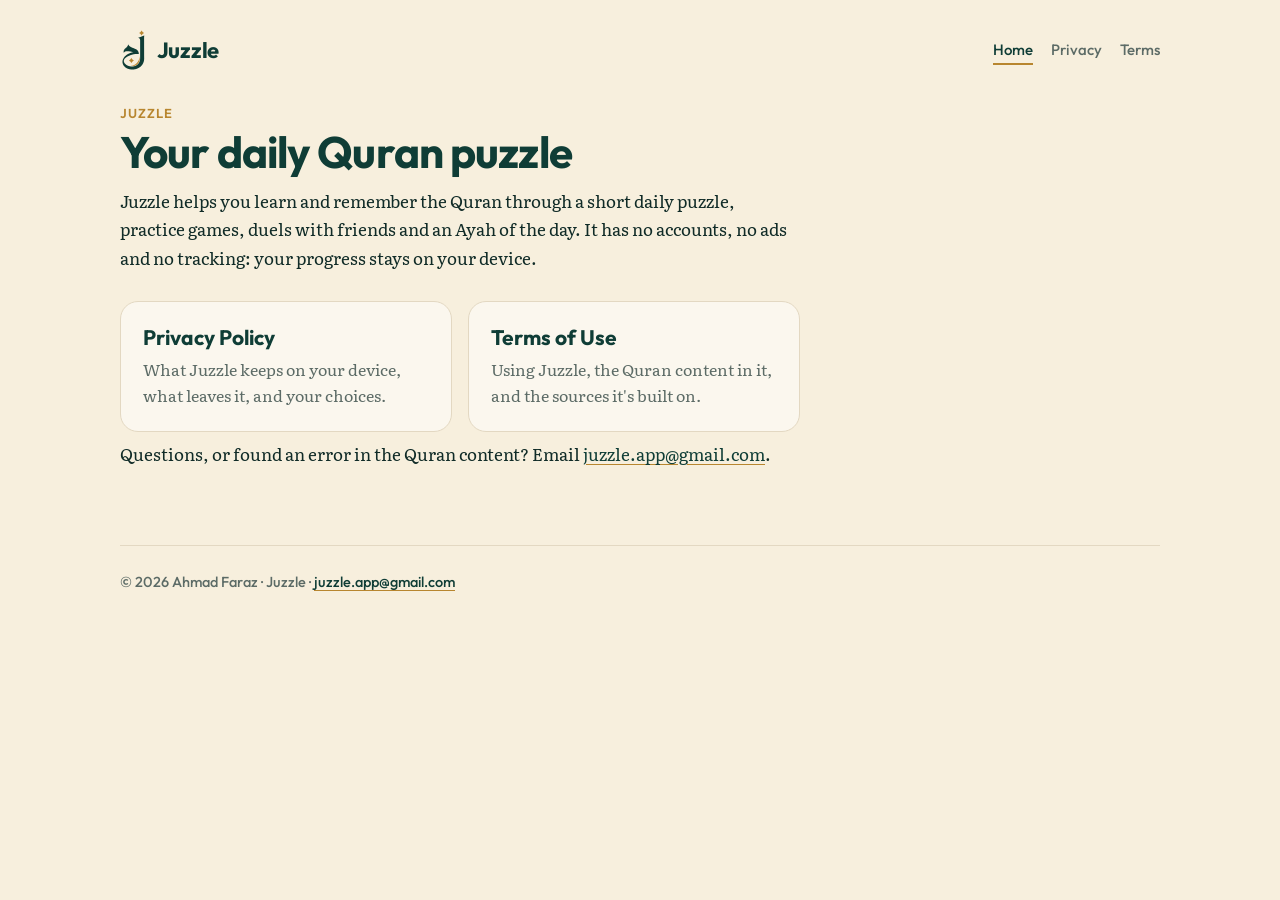
<file: index.html>
<!doctype html>
<html lang="en">
<head>
<meta charset="utf-8">
<meta name="viewport" content="width=device-width, initial-scale=1, viewport-fit=cover">
<title>Juzzle Legal</title>
<meta name="description" content="Juzzle's privacy policy and terms of use.">
<link rel="stylesheet" href="style.css">
</head>
<body>
<header class="masthead">
  <a class="brand" href="index.html" aria-label="Juzzle"><svg aria-hidden="true" focusable="false" xmlns="http://www.w3.org/2000/svg" viewBox="0 0 433.75 714"><g transform="translate(-412 -136.25)"><path fill-rule="evenodd" class="ink" d="M804.5 258.5L804 258.25L803 258.25L802.75 258.5L799.25 259.5L798 260.25L796.75 260.5L793.75 262L793.25 262L791.25 263L790 263.25L788.25 264.25L787.75 264.25L786.25 265L784.25 265.5L783.75 266L782.5 266.25L781.25 267L780 267.25L777.5 268.5L776.25 268.75L775.5 269.25L774.25 269.5L773.5 270L771.5 270.5L770.25 271.25L769.75 271.25L768.25 272L767 272.25L765.25 273.25L764 273.5L762 274.5L758.5 275.5L757.75 276L756.5 276.25L755.75 276.75L755.25 276.75L753.25 277.75L752.5 277.75L751.75 278.25L750.5 278.5L749.25 279.25L748.75 279.25L746.75 280.25L744.75 280.75L744 281.25L742 281.75L741.25 282.25L740 282.5L739.25 283L738.75 283L738.5 283.25L736.5 283.75L735.75 284.25L733.75 284.75L733 285.25L731.75 285.5L730.5 286.25L730 286.25L728 287.25L726 287.75L725.25 288.25L724 288.5L722 289.5L720 290L719.25 290.5L717.75 290.75L717 291.25L715 291.75L713.75 292.5L713.25 292.5L713 292.75L709.5 293.75L709 294.25L708.75 294.25L708.25 295L708.25 295.75L708.5 296.25L709.75 297L710.5 297L712.25 297.75L713.25 297.75L713.5 298L714.25 298L714.5 298.25L715.75 298.5L716.5 299L717 299L718.5 299.75L719 299.75L722.25 301.5L724.5 303.25L726 304L727.25 305.25L727.5 305.25L731.25 309.5L731.25 309.75L732 310.5L732.25 311.25L732.75 311.75L733 312.5L734 313.75L734.5 314.75L734.5 315.25L736 318.25L736 319L736.25 319.25L736.25 320L736.5 320.25L736.5 321L736.75 321.25L736.75 322L737 322.25L737 323L737.25 323.25L737.5 325.5L737.75 325.75L737.75 327.25L738 327.5L738 329L738.25 329.25L738.25 330.75L738.5 331L738.5 333L738.75 333.25L738.75 336L739 336.25L739 614.5L738.75 614.75L738.75 636.25L738.5 636.5L738.5 639.5L738.25 639.75L738.25 642.25L738 642.5L738 644.75L737.75 645L737.5 649.75L737.25 650L737 653.25L736.75 653.5L736.75 654.25L736.5 654.5L736.25 657.25L736 657.5L736 658.5L735.75 658.75L735.5 660.75L735.25 661L735.25 661.75L735 662L735 663L734.75 663.25L734.5 664.75L734.25 665L734.25 665.75L733.5 667.5L733.5 668.25L733.25 668.5L733.25 669.25L733 669.5L732.5 672.25L731.75 673.75L731.5 675.25L731.25 675.5L730.25 679L729.75 679.75L729.5 681L728.25 683.5L728.25 684L727.5 685.25L727.5 685.75L726.5 687.5L726.5 688L725 690.75L725 691.25L723.5 694.25L723 694.75L721.5 698L721 698.5L720.75 699.25L719.5 701L718.25 703.5L717 705L716 706.75L715.25 707.5L715 708.25L712.75 711L712.25 712L711.25 713L710.75 714L707.75 717.25L707.25 718.25L705.5 720L705.5 720.25L700.25 725.5L700 725.5L695.5 730L695.25 730L692.75 732.25L692.5 732.25L689.25 735.25L688.5 735.5L687.5 736.5L687.25 736.5L685 738.25L683.5 739L680.75 741L677.5 742.75L676.25 743.75L672.75 745.5L672.25 746L671.25 746.25L670.25 747L669.25 747.5L668.75 747.5L667 748.5L666.5 748.5L664.75 749.5L663.5 749.75L662.25 750.5L660.5 751L659.25 751.75L658.75 751.75L656.75 752.75L654.75 753.25L653.25 754L651.75 754.25L651 754.75L650.25 754.75L650 755L649.25 755L648.25 755.5L645.5 756L644.5 756.5L643.5 756.5L643.25 756.75L641.75 757L641.5 757.25L640.25 757.25L640 757.5L638.5 757.75L638.25 758L635.5 758.25L635.25 758.5L632.75 758.75L632.5 759L631.25 759L631 759.25L628.75 759.25L628.5 759.5L627.5 759.5L627.25 759.75L626.25 759.75L626 760L623.5 760L623.25 760.25L619.75 760.25L619.5 760.5L616.25 760.5L616 760.75L613.5 760.75L613.25 761L599.75 761L599.5 760.75L595.5 760.75L595.25 760.5L592.5 760.5L592.25 760.25L590.25 760.25L590 760L584.75 759.75L584.5 759.5L583.5 759.5L583.25 759.25L579.5 759L579.25 758.75L575.75 758.5L575.5 758.25L574.25 758.25L574 758L573 758L572.75 757.75L571.5 757.75L571.25 757.5L570.5 757.5L569.5 757L568.5 757L568.25 756.75L567.5 756.75L567.25 756.5L566.25 756.5L565.25 756L562.75 755.75L561 755L558.75 754.75L557 754L556.25 754L555.25 753.5L554.5 753.5L553.75 753L552.25 752.75L551.5 752.25L549.75 752L547.75 751L546.25 750.75L545.5 750.25L545 750.25L543.5 749.5L542.25 749.25L541 748.5L540.5 748.5L539 747.75L538.5 747.75L533.25 745L532.75 745L527.75 742.5L527.25 742L525 741L523.25 739.75L520.75 738.5L518 736.5L516.75 736L516.25 735.5L513.75 734L513 733.25L512.75 733.25L512 732.5L511.75 732.5L511 731.75L510.75 731.75L510 731L509.75 731L509 730.25L507.75 729.5L505.25 727.25L504 726.5L494.5 717.25L494.5 717L492.75 715.25L492.75 715L491.25 713.5L490.5 712.25L489.25 711L489.25 710.75L487 708L487 707.75L484.5 704.25L483 701.25L482.5 700.75L479.75 695.25L479.75 694.75L478.75 693L478.5 691.75L477.75 690.5L477.25 688.5L476.75 687.75L476.75 687L476 685.25L476 684.5L475.75 684.25L475.75 683.5L475.5 683.25L475.5 682.25L475.25 682L475.25 681L475 680.75L475 680L474.75 679.75L474.75 677.5L474.5 677.25L474.5 675.25L474.25 675L474.25 673L474 672.75L474 670.5L474.25 670.25L474.25 667L474.5 666.75L474.5 664.25L474.75 664L474.75 662.5L475 662.25L475 661.5L475.25 661.25L475.25 660.5L475.5 660.25L475.75 658.25L476.25 657.25L476.25 656.25L476.5 656L477 654L477.5 653.25L477.75 652L478.5 650.75L478.5 650.25L479.25 649L479.25 648.5L480.25 646.5L480.75 646L481.25 644.75L481.75 644.25L482 643.5L483 642.25L483.25 641.5L483.75 641L484.25 640L485.25 639L486.75 636.5L487.75 635.5L487.75 635.25L489.5 633.25L489.5 633L491 631.5L491 631.25L498.75 623.5L499 623.5L500.75 621.75L501 621.75L502.25 620.5L502.5 620.5L505.5 617.75L505.75 617.75L507.75 616L508.75 615.5L510.75 613.75L511.75 613.25L513.5 611.75L514.25 611.5L517.5 609L518.25 608.75L519.5 607.75L520.25 607.5L521 606.75L522.25 606.25L524.5 604.5L527 603.25L527.5 602.75L528.75 602.25L529.25 601.75L530.5 601.25L531 600.75L534.25 599.25L534.75 598.75L536 598.25L536.5 597.75L539.25 596.5L539.75 596L544.75 593.5L545.25 593.5L548 592L548.5 592L551 590.5L551.5 590.5L552.75 589.75L553.25 589.75L558 587.25L558.5 587.25L559.75 586.5L560.25 586.5L561 586L562.75 585.5L564 584.75L564.5 584.75L566.5 583.75L567.75 583.5L569.5 582.5L570.75 582.25L572 581.5L573.25 581.25L574 580.75L575.75 580.25L577 579.5L579 579L579.75 578.5L580.5 578.5L580.75 578.25L584.25 577.25L585 576.75L587 576.25L587.75 575.75L589.75 575.25L590.5 574.75L591 574.75L591.25 574.5L591.75 574.5L592 574.25L592.5 574.25L594.25 573.5L595.75 573.25L596.5 572.75L597.25 572.75L598.25 572.25L599 572.25L599.75 571.75L601.25 571.5L601.5 571.25L602 571.25L603.75 570.5L605.5 570.25L607 569.5L609 569.25L610.5 568.5L612.5 568.25L614.25 567.5L615.25 567.5L616.25 567L617 567L617.25 566.75L618.75 566.5L619 566.25L620 566.25L621.75 565.5L622.5 565.5L622.75 565.25L623.5 565.25L623.75 565L624.5 565L624.75 564.75L625.5 564.75L625.75 564.5L628.25 564.25L630 563.5L631.5 563.5L632.5 563L633.5 563L633.75 562.75L634.5 562.75L634.75 562.5L636.25 562.5L636.5 562.25L637.25 562.25L638.25 561.75L639.5 561.75L639.75 561.5L640.5 561.5L640.75 561.25L642 561.25L642.25 561L643 561L643.25 560.75L644.5 560.75L644.75 560.5L647.5 560.25L648.5 559.75L650.25 559.75L650.5 559.5L651.75 559.5L652 559.25L653.25 559.25L653.5 559L654.75 559L655 558.75L656.25 558.75L656.5 558.5L660.75 558.25L661 558L664 557.75L664.25 557.5L666.25 557.5L666.5 557.25L669.25 557.25L669.5 557L672.25 557L672.5 556.75L675.25 556.75L675.5 556.5L681.75 556.5L682 556.25L690.5 556.25L690.75 556.5L695.5 556.5L695.75 556.75L699 556.75L699.25 557L701.25 557L701.5 557.25L706.25 557.5L706.5 557.75L707.75 557.75L708 558L709.25 558L709.5 558.25L712.25 558.5L712.5 558.75L713.25 558.75L714.25 559.25L716 559.25L716.5 559L717 558.5L717 558L717.25 557.75L717.25 554L717 553.75L716.75 547.5L716.5 547.25L716.5 546L716.25 545.75L716.25 544L716 543.75L715.75 540.5L715.5 540.25L715.5 539.5L715.25 539.25L715 536.75L714.75 536.5L714.75 535.75L714.5 535.5L714.5 534.5L714.25 534.25L714.25 533.5L714 533.25L714 532.5L713.75 532.25L713.75 531.5L713.5 531.25L713 528.5L712.75 528.25L711.75 524.75L711.25 524L710.75 522.25L710 521L710 520.5L705.75 512L705 511.25L703.75 508.75L702.25 507L701.25 505.25L700.25 504.25L700.25 504L699.25 503L699.25 502.75L698.25 501.75L698.25 501.5L696.75 500L696.75 499.75L690.25 493.25L690 493.25L689 492.25L688.75 492.25L687.5 491L684.75 489.25L683.75 488.25L683.5 488.25L682.25 487.25L681.5 487L679.75 485.5L678.5 485L677.25 484L674.75 482.75L674.25 482.25L673 481.75L672.5 481.25L663 476.5L661.75 476.25L660.25 475.25L659 475L655.5 473.25L655 473.25L653.25 472.25L652.75 472.25L650.75 471.25L650.25 471.25L648.5 470.25L648 470.25L647.25 469.75L646.75 469.75L646 469.25L645.5 469.25L643.5 468.25L642.25 468L641.5 467.5L639.5 467L638.75 466.5L636.75 466L636 465.5L635.5 465.5L634.75 465L634.25 465L633.5 464.5L633 464.5L631 463.5L630.5 463.5L629 462.75L627.75 462.5L625.25 461.25L624.75 461.25L623.25 460.5L622 460.25L620.75 459.5L619.5 459.25L617.5 458.25L616.75 458.25L615 457.25L614.5 457.25L612.5 456.25L612 456.25L610.25 455.25L609.75 455.25L608 454.25L607.5 454.25L603.75 452.25L602.5 452L599.75 450.5L599.25 450.5L596.5 449L596 449L592 447L591.5 446.5L589.25 445.5L587.5 444.25L585.75 443.5L584 442.25L581.5 441L579.25 439.25L578.5 439L577.75 438.25L576.75 437.75L576 437L574.25 436L572.25 434.25L571.5 434L568.75 431.5L567.5 430.75L561 424.25L561 424L556 418.25L556 418L555.25 417.25L555 416.5L553.25 414.25L553 413.5L551.5 411.5L550.25 409L550.25 408.5L549.25 407L549.25 406.5L548.25 404.75L548.25 404.25L546.75 402.5L545.75 402.5L545 403.5L545 404L544.75 404.25L544.75 404.75L544 406.5L543.75 408.5L543.25 409.25L543 410.75L542.25 412.25L541.75 414.25L541.25 415L541.25 415.5L540.75 416.25L540.25 418L539.5 419.25L539 421L537.25 424.5L536.75 425L536.25 426.25L535.25 427.5L535 428.25L534 429.5L533.5 430.75L533 431.25L532 433L531.25 433.75L530.5 435.25L529.75 436L529.75 436.25L529 437L529 437.25L528.25 438L527.5 439.25L526.5 440.25L525.75 441.5L523 444.25L523 444.5L520.5 447L520.5 447.25L519.5 448.25L519.25 448.25L516 451.75L515.75 451.75L511.75 455.75L511.5 455.75L510 457.25L509.75 457.25L508.5 458.5L508.25 458.5L506.25 460.5L506 460.5L502.25 464L502 464L500.25 465.75L500 465.75L498.25 467.5L498 467.5L496.25 469.25L496 469.25L487.5 477.75L487.5 478L485.25 480.5L485.25 480.75L483 483.5L481.5 486L480.75 486.75L480.5 487.5L480 488L479.75 488.75L478.5 490.5L478 491.75L477.5 492.25L476.25 494.75L476.25 495.25L475.5 496.5L475.5 497L474.75 498.25L474.75 498.75L474.5 499L474.5 499.5L474.25 499.75L474.25 500.25L474 500.5L474 501L473.25 502.75L473.25 503.5L472.75 504.5L472.75 505.25L472.5 505.5L472.5 506.25L472.25 506.5L472.25 507.25L472 507.5L472 508.5L471.75 508.75L471.5 511L471.25 511.25L471.25 513.75L471 514L471 515.25L470.75 515.5L470.75 523L471 523.25L471 525.25L471.25 525.5L471.25 527.25L471.5 527.5L471.5 529.75L471.75 530L471.75 530.75L472 531L472 531.75L472.25 532L472.25 533.25L472.5 533.5L472.5 534.5L473 535.5L473.25 537.25L473.75 538.25L474.25 538.5L475 538.5L475.75 537.75L477.25 534.75L477.75 534.25L478.25 533L479 532.25L479.25 531.5L480 530.75L480.75 529.5L485.75 524.5L486 524.5L486.75 523.75L487 523.75L490.25 521.25L496.75 518L497.25 518L498 517.5L498.5 517.5L498.75 517.25L499.25 517.25L499.5 517L500 517L500.25 516.75L500.75 516.75L502.5 516L503.25 516L504.25 515.5L506 515.25L507 514.75L508 514.75L508.25 514.5L509 514.5L509.25 514.25L511.5 514L511.75 513.75L515.75 513.5L516 513.25L518.5 513.25L518.75 513L523 513L523.25 512.75L530 512.75L530.25 512.5L532 512.5L532.25 512.75L538.5 512.75L538.75 513L543.75 513L544 513.25L547.5 513.25L547.75 513.5L549.75 513.5L550 513.75L552.25 513.75L552.5 514L554.5 514L554.75 514.25L556.75 514.25L557 514.5L559 514.5L559.25 514.75L563.25 515L563.5 515.25L565 515.25L565.25 515.5L566.5 515.5L566.75 515.75L568.25 515.75L568.5 516L570.25 516L570.5 516.25L573.25 516.5L573.5 516.75L574.5 516.75L574.75 517L575.75 517L576 517.25L577.25 517.25L577.5 517.5L578.5 517.5L578.75 517.75L580.25 517.75L580.5 518L583 518.25L583.25 518.5L584 518.5L584.25 518.75L585.75 518.75L586 519L586.75 519L587 519.25L588.25 519.25L588.5 519.5L589.5 519.5L589.75 519.75L591.25 519.75L591.5 520L593.5 520.25L593.75 520.5L594.5 520.5L594.75 520.75L596 520.75L596.25 521L597.25 521L597.5 521.25L598.25 521.25L598.5 521.5L599.5 521.5L599.75 521.75L602 522L602.25 522.25L603 522.25L603.25 522.5L604 522.5L604.25 522.75L605.25 522.75L605.5 523L606.25 523L606.5 523.25L607.5 523.25L607.75 523.5L610 523.75L611 524.25L612.25 524.25L612.5 524.5L613.25 524.5L614.25 525L615.25 525L616.25 525.5L617.25 525.5L617.5 525.75L618.25 525.75L618.5 526L620 526.25L620.25 526.5L621.25 526.5L621.5 526.75L622.25 526.75L622.5 527L623.75 527L624 527.25L624.75 527.25L625.75 528L625.75 528.5L625 529.25L621.75 529.5L621.5 529.75L620.75 529.75L620.5 530L619.5 530L619.25 530.25L618.25 530.25L618 530.5L616.75 530.5L616.5 530.75L614.25 531L614 531.25L612 531.5L611.75 531.75L611 531.75L610.75 532L608.5 532.25L608.25 532.5L607.75 532.5L606.75 533L606 533L605 533.5L604.25 533.5L604 533.75L602.25 534L601.25 534.5L600.25 534.5L599.25 535L598.5 535L596.75 535.75L596 535.75L595.75 536L595.25 536L595 536.25L594.5 536.25L594.25 536.5L593.75 536.5L593.5 536.75L593 536.75L591.25 537.5L590.5 537.5L590.25 537.75L589.75 537.75L589.5 538L586 539L585.25 539.5L584.75 539.5L583.75 540L583 540L582.25 540.5L578.75 541.5L578 542L576.75 542.25L575.5 543L575 543L573 544L572.5 544L571 544.75L570.5 544.75L568 546L566.75 546.25L561.75 548.75L560 549.25L559.5 549.75L558.5 550.25L558 550.25L544 557.25L542.25 558.5L540 559.5L539.5 560L538.75 560.25L537 561.5L534 563L530 565.75L528.75 566.25L528.25 566.75L527.5 567L527 567.5L523.75 569.5L523 570.25L520.25 572L518.5 573.5L517.5 574L516.75 574.75L515.5 575.5L514.25 576.75L513.25 577.25L512 578.5L511.75 578.5L511 579.25L510.75 579.25L510 580L508.75 580.75L504 585L503.75 585L502.5 586.25L502.25 586.25L492.75 595.5L492.75 595.75L489.25 599.25L489.25 599.5L485.25 603.75L485.25 604L482.25 607.5L481.5 608.75L480.5 609.75L479.25 611.75L477.25 614L476.25 615.75L475.5 616.5L475.25 617.25L474.5 618L474.25 618.75L473.5 619.5L473.25 620.25L472.25 621.5L472 622.25L471.25 623L471 623.75L469.75 625.5L469 627.25L468.5 627.75L467.5 629.75L467 630.25L465.25 634L464.75 634.5L462 640L462 640.5L461.25 641.75L461.25 642.25L460.25 644L460.25 644.5L459.5 646L459 648L458.5 648.75L458.5 649.5L458.25 649.75L458 651L457.5 651.75L457.5 652.25L457 653.25L457 654L456.25 655.5L456 657.5L455.25 659.25L455.25 660.25L455 660.5L455 661.25L454.5 662.25L454.25 664.25L454 664.5L454 665.75L453.75 666L453.75 666.5L453.5 666.75L453.5 667.75L453.25 668L453 673L452.75 673.25L452.75 674.25L452.5 674.5L452.5 677L452.25 677.25L452.25 683.5L452 683.75L452 687.25L452.25 687.5L452.25 691.75L452.5 692L452.5 693.75L452.75 694L452.75 695.5L453 695.75L453.25 700.25L453.5 700.5L453.75 703L454 703.25L454.25 705.25L454.5 705.5L454.5 706.75L455.25 708.5L455.25 709.75L455.5 710L455.5 710.75L456.25 712.5L456.25 713.5L456.5 713.75L456.5 714.25L457.25 716L457.25 716.75L458 718.25L458.25 719.75L459.25 721.75L459.25 722.25L460 723.75L460 724.25L460.5 725L460.5 725.5L461.25 726.75L461.25 727.25L462.75 730L462.75 730.5L465.5 736L466 736.5L467.25 739L468 739.75L468.5 741L469.25 741.75L470.5 744.25L471 744.75L472.5 747.25L473.25 748L473.25 748.25L474 749L474.5 750L475.5 751L476.25 752.25L478.5 754.75L478.5 755L480.25 756.75L480.25 757L482 758.75L482 759L485.5 762.5L485.5 762.75L486 763.25L486.25 763.25L493.5 770.25L493.75 770.25L495 771.5L495.25 771.5L501.25 776.5L502.25 777L504.75 779L506.25 779.75L508.5 781.5L509.25 781.75L510 782.5L510.75 782.75L512.5 784L513.75 784.5L516.25 786.25L518 787L519.75 788.25L521 788.75L521.5 789.25L526.5 791.75L527 791.75L531.25 794L533 794.5L534.25 795.25L534.75 795.25L536.75 796.25L538 796.5L539.25 797.25L541.25 797.75L542 798.25L544 798.75L544.75 799.25L545.5 799.25L545.75 799.5L547 799.75L548.5 800.5L549.5 800.5L551.75 801.5L553.5 801.75L555 802.5L556 802.5L556.25 802.75L557 802.75L557.75 803.25L559.75 803.5L560 803.75L561 803.75L561.25 804L562 804L563 804.5L564 804.5L564.25 804.75L565 804.75L566 805.25L567 805.25L567.25 805.5L569.5 805.75L569.75 806L570.25 806L570.5 806.25L571.5 806.25L571.75 806.5L575 806.75L576 807.25L579 807.5L579.25 807.75L581 807.75L581.25 808L584 808.25L584.25 808.5L590 808.75L590.25 809L591.75 809L592 809.25L595 809.25L595.25 809.5L599.25 809.5L599.5 809.75L604.5 809.75L604.75 810L619 810L619.25 809.75L625.5 809.75L625.75 809.5L633.25 809.25L633.5 809L635.25 809L635.5 808.75L640.5 808.5L640.75 808.25L642.5 808.25L642.75 808L645.75 807.75L646 807.5L648 807.5L648.25 807.25L649.5 807.25L649.75 807L650.5 807L650.75 806.75L653.25 806.5L653.5 806.25L654.5 806.25L654.75 806L655.5 806L655.75 805.75L656.75 805.75L657 805.5L659.25 805.25L659.5 805L660.25 805L660.5 804.75L661.25 804.75L661.5 804.5L663.75 804.25L664 804L665.5 803.75L665.75 803.5L667 803.5L667.25 803.25L668 803.25L668.75 802.75L669.5 802.75L669.75 802.5L671.75 802.25L672.5 801.75L673.25 801.75L673.5 801.5L675 801.25L675.75 800.75L677.5 800.5L679 799.75L680.5 799.5L682 798.75L682.5 798.75L682.75 798.5L684 798.25L684.75 797.75L686 797.5L686.75 797L688 796.75L690 795.75L691.25 795.5L692 795L692.5 795L693.25 794.5L693.75 794.5L694.5 794L696.25 793.5L698 792.5L698.5 792.5L700.25 791.5L700.75 791.5L703 790.25L703.5 790.25L704 789.75L711.75 786L712.25 785.5L715.25 784L717 782.75L720 781.25L720.75 780.5L722 780L723.75 778.75L725 778.25L725.75 777.5L727.25 776.75L730.25 774.5L731 774.25L732 773.25L733 772.75L734 771.75L735 771.25L735.75 770.5L736 770.5L736.75 769.75L737 769.75L737.75 769L738 769L738.75 768.25L740 767.5L744.75 763.25L745 763.25L746.75 761.5L747 761.5L749 759.5L749.25 759.5L753.75 755L754 755L758 751L758 750.75L760.75 748L760.75 747.75L765 743L765 742.75L766 741.75L766 741.5L768.25 739L768.25 738.75L769 738L769.75 736.75L770.75 735.75L770.75 735.5L773.25 732.25L773.5 731.5L774.25 730.75L775.75 728.25L776.5 727.5L776.75 726.75L778.5 724.5L780 721.5L780.5 721L780.75 720.25L781.5 719.5L782.25 717.75L782.75 717.25L783.25 716L783.75 715.5L784.25 714.25L784.75 713.75L785.75 711.75L785.75 711.25L786.75 709.75L786.75 709.25L787.5 708L787.5 707.5L789 704.75L789 704.25L790.5 701.5L790.5 701L791.5 699.25L791.75 698L793 695.5L793.75 692.5L794.25 691.75L794.75 689.75L795.5 688.25L795.75 686.75L796.5 685.25L796.75 683.5L797.25 682.75L797.5 681L798.25 679.25L798.75 676.5L799.25 675.5L799.5 673.5L799.75 673.25L799.75 672.5L800.25 671.5L800.5 668.75L800.75 668.5L800.75 667.5L801 667.25L801 666.5L801.25 666.25L801.25 665L801.5 664.75L801.5 663.5L801.75 663.25L801.75 661.75L802 661.5L802.25 658.75L802.5 658.5L802.75 653.75L803 653.5L803.25 649.25L803.5 649L803.5 643.75L803.75 643.5L803.75 639.5L804 639.25L804 636.75L804.25 636.5L804.25 621L804 620.75L804 615.75L803.75 615.5L803.75 591.75L803.5 591.5L803.5 455.75L803.25 455.5L803.25 316.75L803 316.5L803 308.25L803.25 308L803.25 288.5L803.5 288.25L803.5 282L803.75 281.75L803.75 277.75L804 277.5L804 275.75L804.25 275.5L804.25 272.5L804.5 272.25L804.75 265.25L805 265L805 263L805.25 262.75L805.25 261.25L805.5 261L805.25 259.5Z"/><path fill-rule="evenodd" class="gold" d="M596.5 622.75L595.75 624.25L595.25 624.75L594.5 626.5L594 627L593.25 628.75L592.75 629.25L592.5 630.25L592 630.75L591.75 631.5L591 632.25L590 634.25L589.25 635L588.75 636L587.5 637.25L587.25 638L586.5 638.75L586.5 639L585 640.5L585 640.75L584 641.75L583.5 642.75L581.75 644.5L581.75 644.75L577 649.5L576.75 649.5L575.25 651.25L575 651.25L574 652.25L573 652.75L571.75 654L571.5 654L569.75 655.5L569 655.75L568.5 656.25L566.75 657.25L563.5 659.75L561.75 660.5L560 661.75L557.75 662.75L557.25 663.25L556.25 663.75L556 664.75L556.25 665.25L556.5 665.25L557 665.75L564 669.25L564.5 669.75L567.75 671.75L571.5 674.75L572.25 675L573.5 676.25L573.75 676.25L575 677.5L575.25 677.5L582.5 684.75L582.5 685L584 686.5L584 686.75L585.5 688.25L586.25 689.5L587.25 690.5L587.5 691.25L588.75 692.75L589 693.5L590.5 695.25L591 696.5L591.5 697L591.75 697.75L593 699.5L596 705.5L596.5 706L596.5 706.25L597.5 706.25L598.25 705.25L599.75 702L600.25 701.5L602.25 697.5L602.75 697L603 696.25L604.5 694.25L604.75 693.5L605.25 693L606.25 691.25L607.25 690.25L607.5 689.5L609 687.75L609 687.5L615.25 681L615.25 680.75L621 675.5L621.25 675.5L624.75 672.5L625 672.5L627 671L628.25 670.5L628.75 670L630 669.5L630.5 669L632.5 668L633.75 667L636.5 665.75L637 665.25L637.25 665.25L638 664.5L637.75 663.75L637.5 663.75L636.25 662.75L631.75 660.5L628.5 658.25L627 657.5L626.25 656.75L624.25 655.75L621.25 653L621 653L618.75 651L618.5 651L615.5 648L615.25 648L610.75 643L610.75 642.75L609.75 641.75L609.75 641.5L607.75 639.5L607.25 638.5L606.5 637.75L606 636.75L604.25 634.5L604 633.75L602.75 632L602 630.25L601.5 629.75L601 628.5L600.25 627.75L598.75 624.5L598.25 624L597.5 622.75ZM732.5 593.75L732.25 593.75L732 594.25L732 595L731.75 595.25L731.75 596.75L731.5 597L731.5 599.25L731.25 599.5L731.25 602.25L731 602.5L731 604.25L730.75 604.5L730.75 606.5L730.5 606.75L730.25 610L730 610.25L729.75 612.25L729.5 612.5L729.25 615.5L728.75 616.5L728.75 618.25L728.5 618.5L728.25 620.5L728 620.75L728 621.75L727.75 622L727.75 623.25L727.25 624.25L727.25 625L726.75 626L726.25 628.75L725.75 629.5L725.5 631.25L725 632.25L724.75 633.75L724.25 634.5L724 636.25L723.75 636.5L723 639.25L722.5 640L722.5 640.5L722.25 640.75L722.25 641.25L722 641.5L721 645L720.5 645.75L720 647.75L719.5 648.5L719 650.25L718.25 651.5L718.25 652L717.75 652.75L717.75 653.25L717.25 654L716.75 655.75L715.75 657.5L715.5 658.75L713.75 662.25L713.25 662.75L713 663.75L711.25 667.25L710.75 667.75L709 671.5L708 672.75L707.25 674.5L706.75 675L705.75 677L704.5 678.5L703.75 680.25L702.75 681.5L702.5 682.25L700.25 685.5L700 686.25L699.25 687L698.5 688.25L697.25 689.5L697 690.25L696.25 691L694.5 693.75L693.25 695L693.25 695.25L691 697.75L691 698L689 700L689 700.25L687 702.5L687 702.75L680 709.75L680 710L674.25 715.5L673.25 716L671.75 717.5L671.5 717.5L670 719L669 719.5L665.75 722.5L664.75 723L663.25 724.25L662.5 724.5L661.5 725.5L661.25 725.5L660.25 726.5L659.5 726.75L658.75 727.5L657.5 728L657 728.5L656.25 728.75L655.75 729.25L654.75 729.75L654 730.5L652.75 731L650.25 732.75L648 733.75L647.5 734.25L635.25 740.25L634.75 740.25L633.5 741L633 741L631 742L630.5 742L629 742.75L628.5 742.75L627.25 743.5L626.75 743.5L625.25 744.25L624.5 744.25L623.5 744.75L622.75 744.75L621 745.5L620.25 745.5L620 745.75L619.25 745.75L617.5 746.5L616.75 746.5L615 747.25L614 747.25L613.75 747.5L612.25 747.75L611.25 748.25L609.25 748.5L609 748.75L607.75 748.75L607.5 749L606.5 749L606.25 749.25L605.25 749.25L605 749.5L603.25 749.5L603 749.75L599.75 750L599.5 750.25L598 750.25L597.75 750.5L596 750.5L595.75 750.75L593.5 750.75L593.25 751L591.25 751L591 751.25L588.75 751.25L588.5 751.5L578.75 751.5L578.5 751.25L575.25 751.25L574.75 751.5L574.75 751.75L576.5 752.5L577.25 752.5L577.5 752.75L579.5 752.75L579.75 753L581.75 753L582 753.25L585.75 753.5L586 753.75L587 753.75L587.25 754L589 754L589.25 754.25L595 754.5L595.25 754.75L597.75 754.75L598 755L606 755L606.25 755.25L611.5 755.25L611.75 755L616.25 755L616.5 754.75L623.25 754.5L623.5 754.25L625.25 754.25L625.5 754L627 754L627.25 753.75L630.25 753.5L630.5 753.25L632.5 753.25L632.75 753L633.75 753L634 752.75L635 752.75L635.25 752.5L636.25 752.5L636.5 752.25L638.75 752L639 751.75L639.75 751.75L640.75 751.25L641.5 751.25L641.75 751L644.5 750.5L646.25 749.75L647 749.75L648.75 749L649.5 749L651 748.25L651.75 748.25L652 748L653.25 747.75L654 747.25L655.5 747L659 745.25L659.5 745.25L661.75 744L663.5 743.5L668.75 740.75L669.25 740.75L670.25 740.25L670.75 739.75L672 739.25L673.25 738.25L675 737.5L676.75 736.25L678 735.75L681.5 733L682.25 732.75L683 732L684 731.5L685 730.5L686 730L689.75 726.75L690 726.75L693.5 723.5L693.75 723.5L699.25 718L699.25 717.75L700.75 716.5L700.75 716.25L703 714L703 713.75L704 712.75L704 712.5L706.25 710L706.75 709L708.5 707L709.25 705.5L710.5 704.25L711.25 702.75L712 702L713 699.75L713.75 699L714.25 697.75L716 695.25L717 693L717.5 692.5L717.75 691.75L719 690L719.5 689L719.5 688.5L721.75 684L721.75 683.5L722.5 682.25L723 680.5L723.5 679.75L723.5 679L724.5 677L724.5 676.5L725 675.5L725 674.75L725.5 674L726 672L726.5 671.25L726.5 670.5L727 669.75L727.25 668L728 666.25L728 665.5L728.25 665.25L728.25 664.5L728.5 664.25L728.5 663.5L728.75 663.25L728.75 662.5L729 662.25L729 661.5L729.25 661.25L729.25 660.25L729.5 660L729.5 659L729.75 658.75L730 656.5L730.25 656.25L730.25 655.5L730.5 655.25L730.5 653.75L730.75 653.5L731 650.75L731.25 650.5L731.25 648.75L731.5 648.5L731.5 647.75L731.75 647.5L731.75 645.75L732 645.5L732 643.75L732.25 643.5L732.25 640L732.5 639.75L732.5 636L732.75 635.75L732.75 633.5L733 633.25L733 613.75L732.75 613.5L732.75 602.75L733 602.5L733 598.25L732.75 598L732.75 594.25ZM762 176.25L761.5 176.75L759.5 181L759 181.5L757.75 184.25L756.75 185.5L756 187.25L754.75 188.75L753.25 191.25L752 192.5L751.5 193.5L748 197.25L748 197.5L742 203.5L741.75 203.5L739.5 205.75L739.25 205.75L737 207.75L736.25 208L734.25 209.75L733.5 210L732.75 210.75L732.5 210.75L731.25 211.75L730.5 212L729.75 212.75L726.25 214.5L725.75 215L724.75 215.25L723.25 216L722.5 216.75L722.5 217.5L723.75 218.5L728.25 220.75L728.75 221.25L730.5 222L732.5 223.5L734.25 224.25L737 226.75L738 227.25L740.5 229.75L740.75 229.75L742 231L742.25 231L744.75 233.5L745.25 233.75L745.25 234L750.75 239.75L750.75 240L752 241.5L752.25 242.25L753.5 243.5L753.75 244.25L754.75 245.25L754.75 245.5L756.75 248.25L757 249L757.5 249.5L758.75 252L759.25 252.5L759.75 253.5L759.75 254L761.25 256.75L761.5 257.75L762.25 258.5L762.75 258.5L763.25 258L764 256L764.5 255.5L765.75 252.75L766.25 252.25L767.75 249.25L768.75 248L769 247.25L769.5 246.75L770.5 245L771.25 244.25L772 242.75L772.75 242L773.5 240.75L776 238.25L776 238L778.25 235.75L778.25 235.5L784.75 229.25L785 229.25L790.75 224.75L791.5 224.5L792.25 223.75L793 223.5L794.5 222.25L795.25 222L796.5 221L799.25 219.75L801 218.5L802.25 218L802.75 217.5L802.75 216.75L802 216L798.75 214.5L798.25 214L796.5 213.25L796 212.75L795.25 212.5L794.75 212L791.5 210.25L790.5 209.25L789.5 208.75L788.25 207.5L788 207.5L786 205.75L784.75 205L780.75 201.25L780.5 201.25L778.5 199.25L778.5 199L777.25 197.75L777.25 197.5L774.75 195L774.75 194.75L771 190.25L770.75 189.5L768.25 186L767.75 184.75L767.25 184.25L766.5 182.75L766 182.25L765.75 181.5L765.25 181L763.5 177L762.75 176.25Z"/></g></svg><span>Juzzle</span></a>
  <nav aria-label="Pages"><a href="index.html" aria-current="page">Home</a><a href="privacy.html">Privacy</a><a href="terms.html">Terms</a></nav>
</header>
<main class="page">
<article>
  <p class="eyebrow">Juzzle</p>
  <h1>Your daily Quran puzzle</h1>
  <p>Juzzle helps you learn and remember the Quran through a short daily puzzle, practice games, duels with friends and an Ayah of the day. It has no accounts, no ads and no tracking: your progress stays on your device.</p>
  <div class="cards">
    <a class="card" href="privacy.html">
      <h2>Privacy Policy</h2>
      <p>What Juzzle keeps on your device, what leaves it, and your choices.</p>
    </a>
    <a class="card" href="terms.html">
      <h2>Terms of Use</h2>
      <p>Using Juzzle, the Quran content in it, and the sources it's built on.</p>
    </a>
  </div>
  <p>Questions, or found an error in the Quran content? Email <a href="mailto:juzzle.app@gmail.com">juzzle.app@gmail.com</a>.</p>
</article>
</main>
<footer>© 2026 Ahmad Faraz · Juzzle · <a href="mailto:juzzle.app@gmail.com">juzzle.app@gmail.com</a></footer>
</body>
</html>
</file>
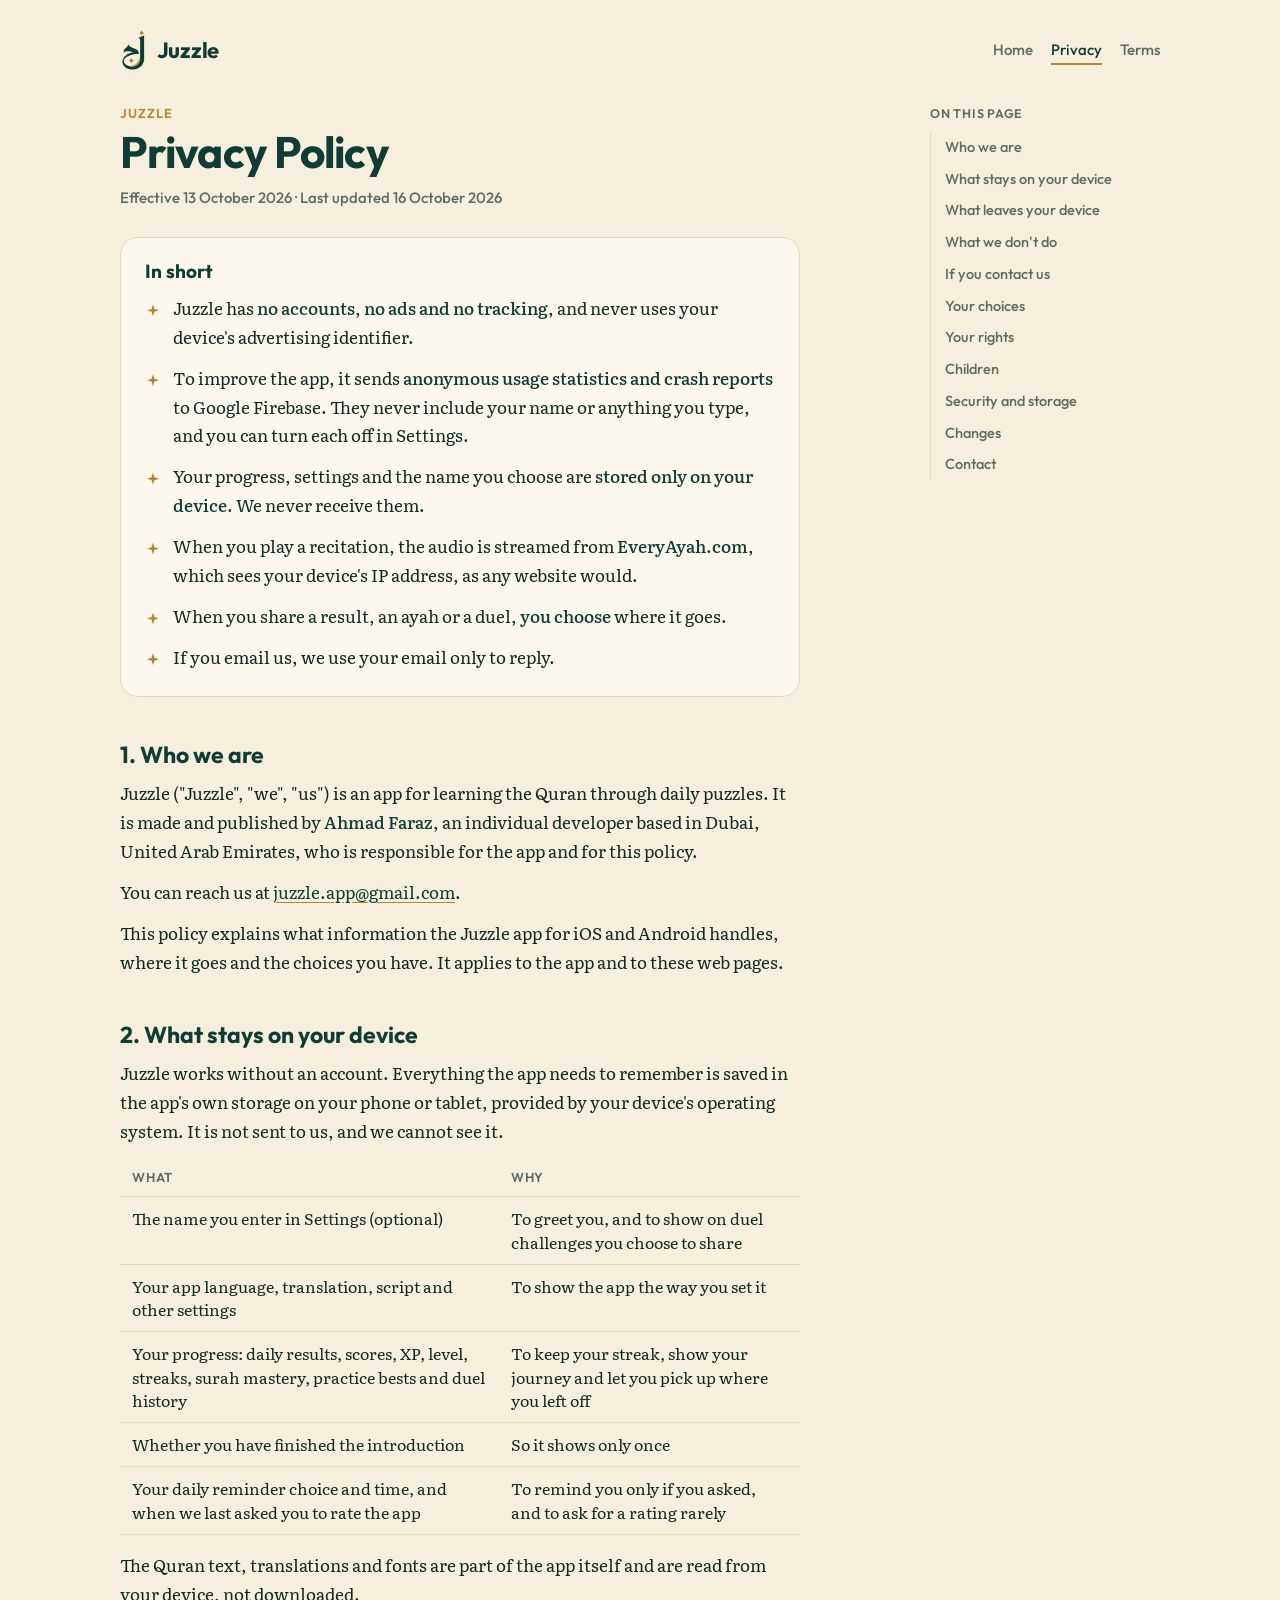
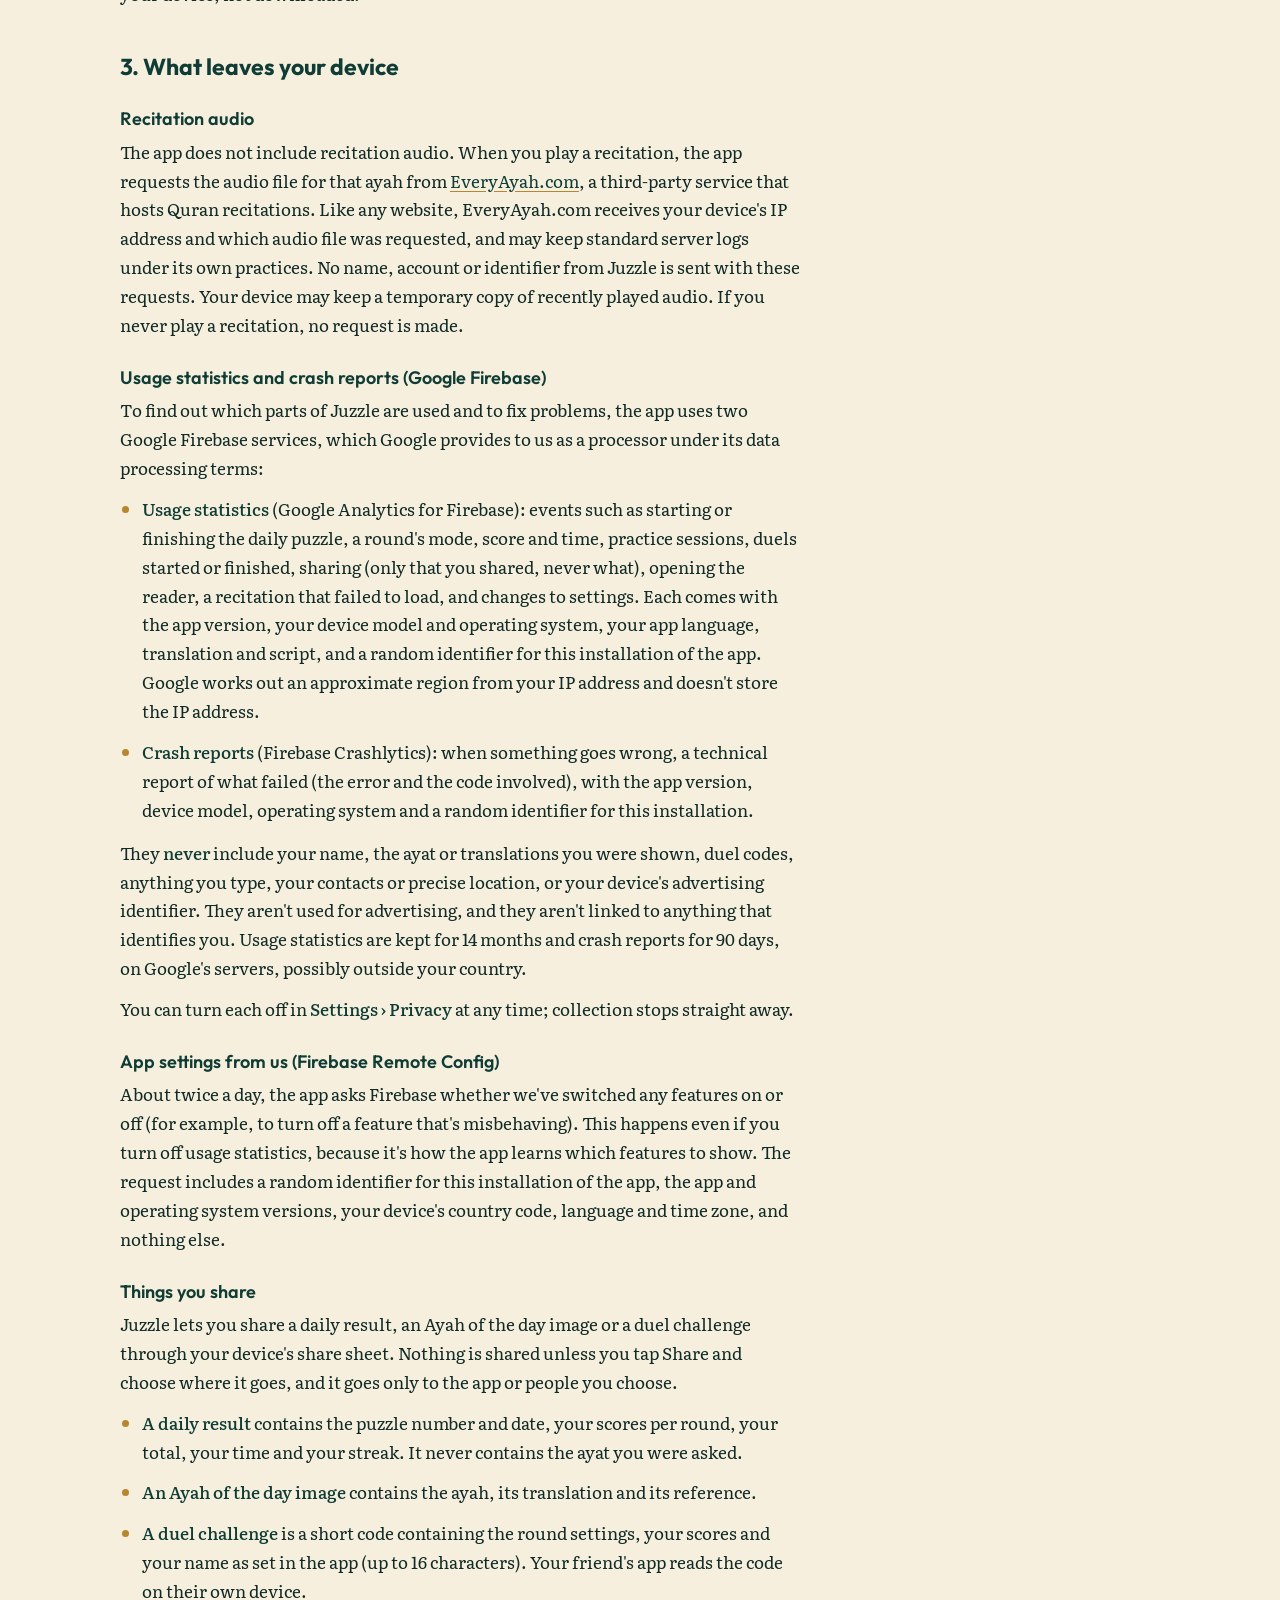
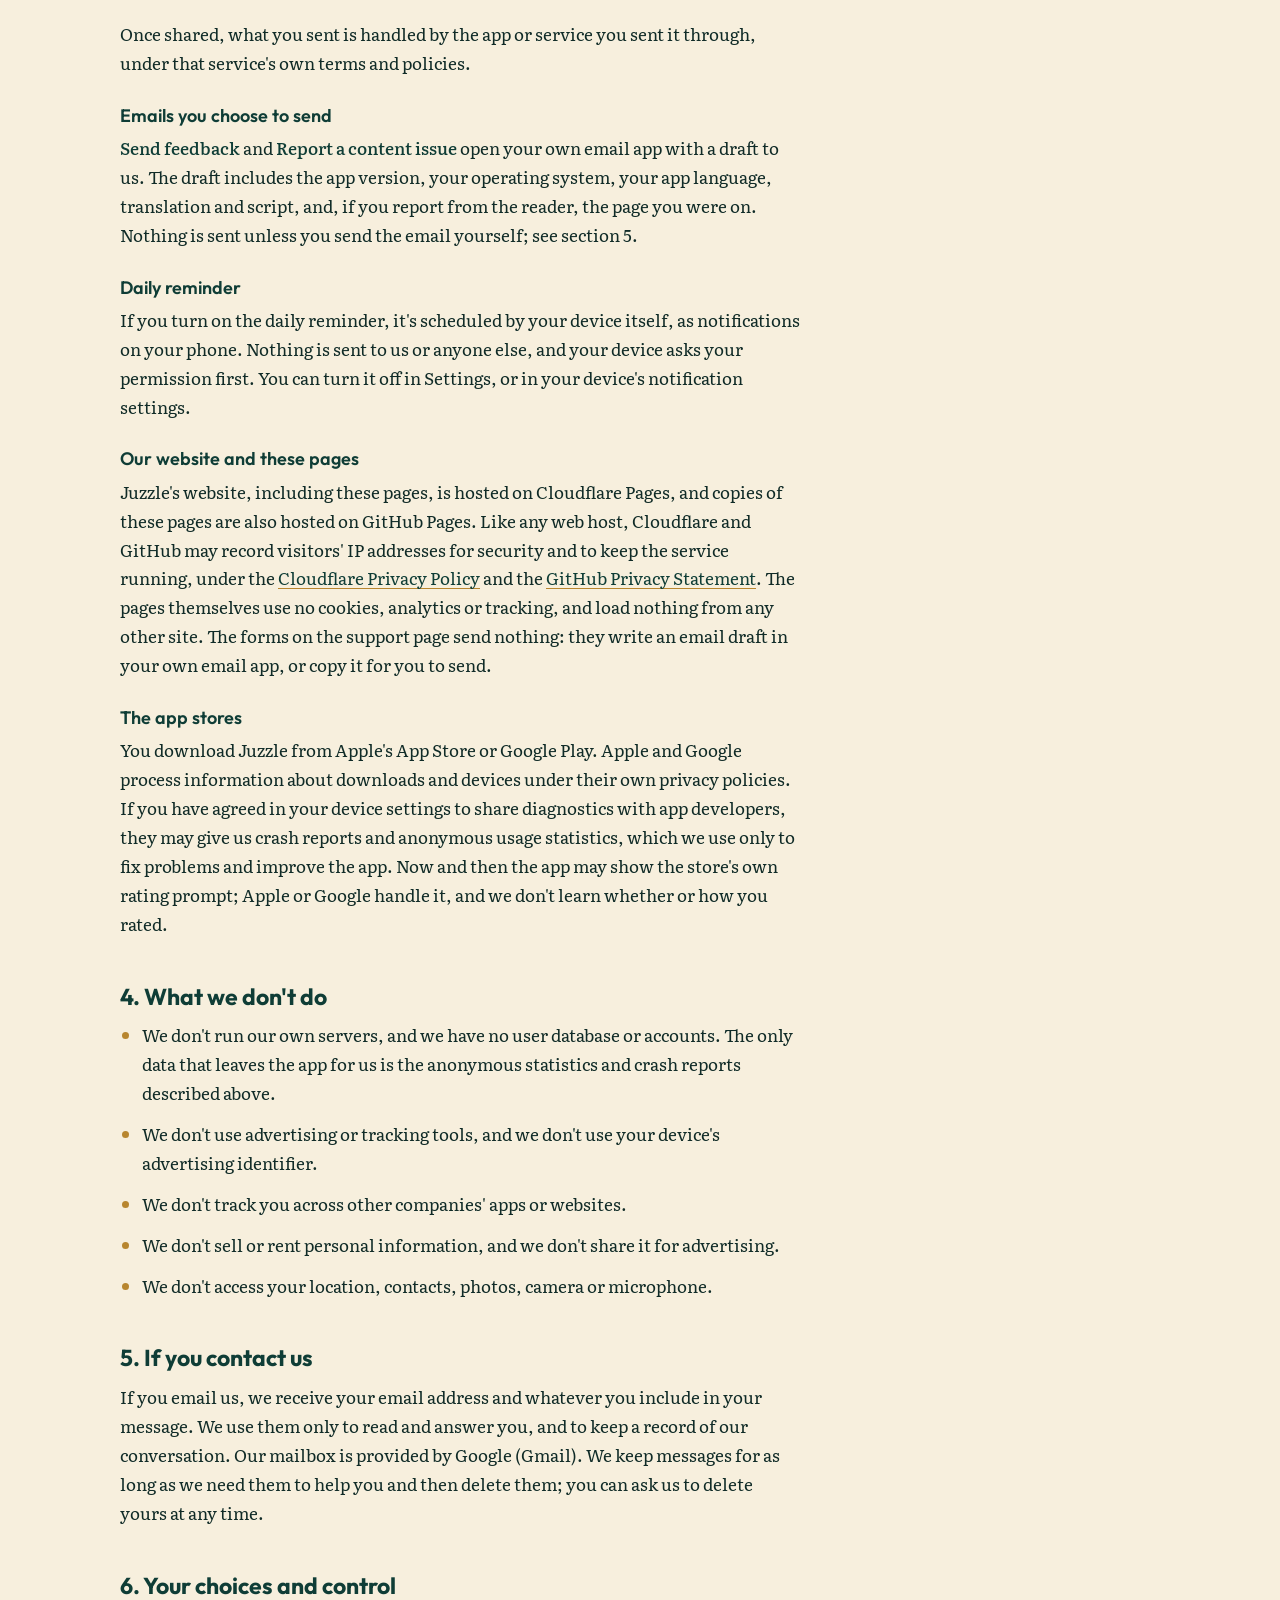
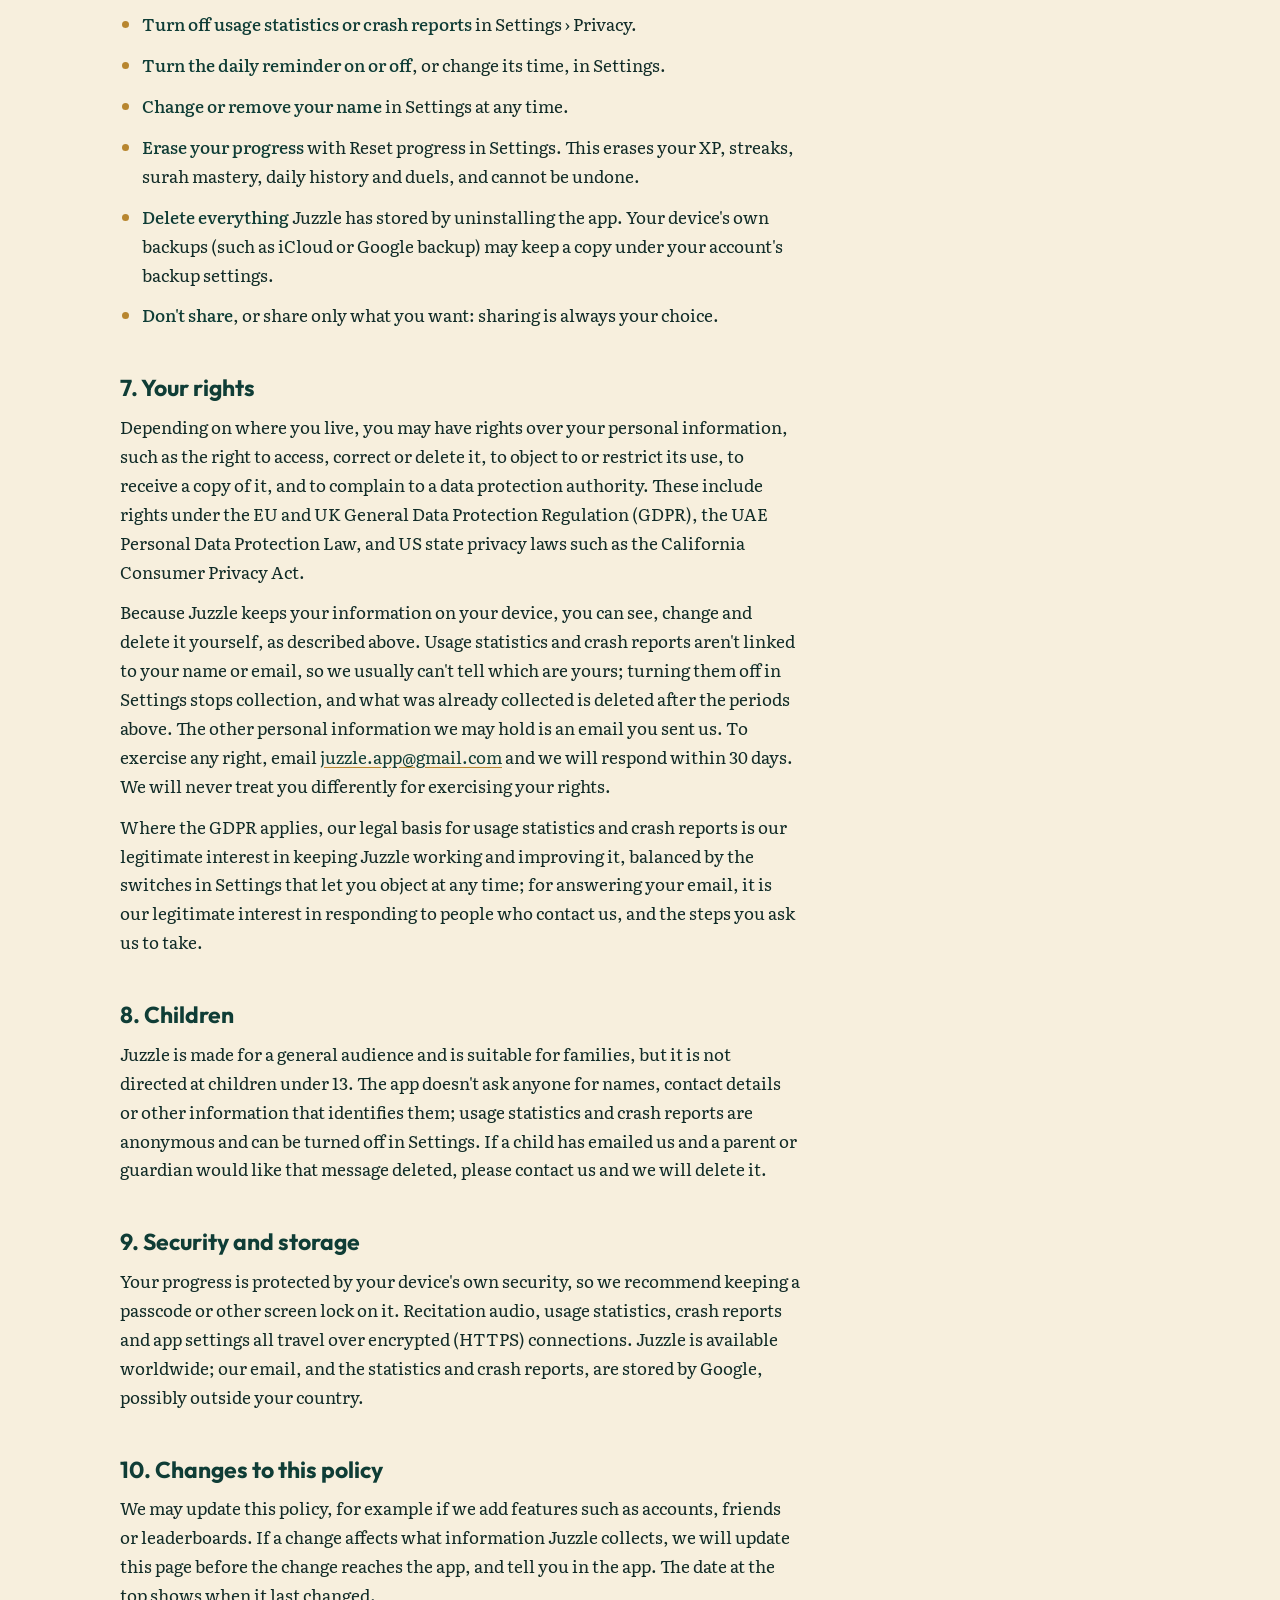
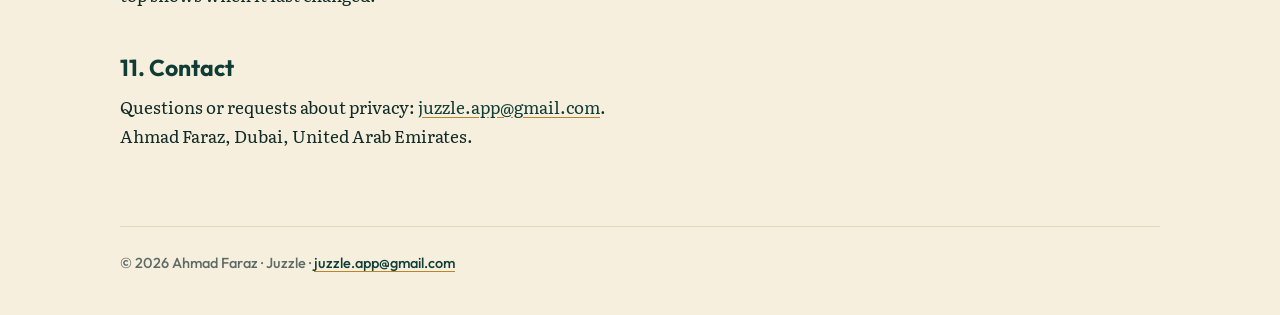
<file: privacy.html>
<!doctype html>
<html lang="en">
<head>
<meta charset="utf-8">
<meta name="viewport" content="width=device-width, initial-scale=1, viewport-fit=cover">
<title>Privacy Policy · Juzzle</title>
<meta name="description" content="How Juzzle handles your information: no accounts, no ads, no tracking; your progress stays on your device.">
<link rel="stylesheet" href="style.css">
</head>
<body>
<header class="masthead">
  <a class="brand" href="index.html" aria-label="Juzzle"><svg aria-hidden="true" focusable="false" xmlns="http://www.w3.org/2000/svg" viewBox="0 0 433.75 714"><g transform="translate(-412 -136.25)"><path fill-rule="evenodd" class="ink" d="M804.5 258.5L804 258.25L803 258.25L802.75 258.5L799.25 259.5L798 260.25L796.75 260.5L793.75 262L793.25 262L791.25 263L790 263.25L788.25 264.25L787.75 264.25L786.25 265L784.25 265.5L783.75 266L782.5 266.25L781.25 267L780 267.25L777.5 268.5L776.25 268.75L775.5 269.25L774.25 269.5L773.5 270L771.5 270.5L770.25 271.25L769.75 271.25L768.25 272L767 272.25L765.25 273.25L764 273.5L762 274.5L758.5 275.5L757.75 276L756.5 276.25L755.75 276.75L755.25 276.75L753.25 277.75L752.5 277.75L751.75 278.25L750.5 278.5L749.25 279.25L748.75 279.25L746.75 280.25L744.75 280.75L744 281.25L742 281.75L741.25 282.25L740 282.5L739.25 283L738.75 283L738.5 283.25L736.5 283.75L735.75 284.25L733.75 284.75L733 285.25L731.75 285.5L730.5 286.25L730 286.25L728 287.25L726 287.75L725.25 288.25L724 288.5L722 289.5L720 290L719.25 290.5L717.75 290.75L717 291.25L715 291.75L713.75 292.5L713.25 292.5L713 292.75L709.5 293.75L709 294.25L708.75 294.25L708.25 295L708.25 295.75L708.5 296.25L709.75 297L710.5 297L712.25 297.75L713.25 297.75L713.5 298L714.25 298L714.5 298.25L715.75 298.5L716.5 299L717 299L718.5 299.75L719 299.75L722.25 301.5L724.5 303.25L726 304L727.25 305.25L727.5 305.25L731.25 309.5L731.25 309.75L732 310.5L732.25 311.25L732.75 311.75L733 312.5L734 313.75L734.5 314.75L734.5 315.25L736 318.25L736 319L736.25 319.25L736.25 320L736.5 320.25L736.5 321L736.75 321.25L736.75 322L737 322.25L737 323L737.25 323.25L737.5 325.5L737.75 325.75L737.75 327.25L738 327.5L738 329L738.25 329.25L738.25 330.75L738.5 331L738.5 333L738.75 333.25L738.75 336L739 336.25L739 614.5L738.75 614.75L738.75 636.25L738.5 636.5L738.5 639.5L738.25 639.75L738.25 642.25L738 642.5L738 644.75L737.75 645L737.5 649.75L737.25 650L737 653.25L736.75 653.5L736.75 654.25L736.5 654.5L736.25 657.25L736 657.5L736 658.5L735.75 658.75L735.5 660.75L735.25 661L735.25 661.75L735 662L735 663L734.75 663.25L734.5 664.75L734.25 665L734.25 665.75L733.5 667.5L733.5 668.25L733.25 668.5L733.25 669.25L733 669.5L732.5 672.25L731.75 673.75L731.5 675.25L731.25 675.5L730.25 679L729.75 679.75L729.5 681L728.25 683.5L728.25 684L727.5 685.25L727.5 685.75L726.5 687.5L726.5 688L725 690.75L725 691.25L723.5 694.25L723 694.75L721.5 698L721 698.5L720.75 699.25L719.5 701L718.25 703.5L717 705L716 706.75L715.25 707.5L715 708.25L712.75 711L712.25 712L711.25 713L710.75 714L707.75 717.25L707.25 718.25L705.5 720L705.5 720.25L700.25 725.5L700 725.5L695.5 730L695.25 730L692.75 732.25L692.5 732.25L689.25 735.25L688.5 735.5L687.5 736.5L687.25 736.5L685 738.25L683.5 739L680.75 741L677.5 742.75L676.25 743.75L672.75 745.5L672.25 746L671.25 746.25L670.25 747L669.25 747.5L668.75 747.5L667 748.5L666.5 748.5L664.75 749.5L663.5 749.75L662.25 750.5L660.5 751L659.25 751.75L658.75 751.75L656.75 752.75L654.75 753.25L653.25 754L651.75 754.25L651 754.75L650.25 754.75L650 755L649.25 755L648.25 755.5L645.5 756L644.5 756.5L643.5 756.5L643.25 756.75L641.75 757L641.5 757.25L640.25 757.25L640 757.5L638.5 757.75L638.25 758L635.5 758.25L635.25 758.5L632.75 758.75L632.5 759L631.25 759L631 759.25L628.75 759.25L628.5 759.5L627.5 759.5L627.25 759.75L626.25 759.75L626 760L623.5 760L623.25 760.25L619.75 760.25L619.5 760.5L616.25 760.5L616 760.75L613.5 760.75L613.25 761L599.75 761L599.5 760.75L595.5 760.75L595.25 760.5L592.5 760.5L592.25 760.25L590.25 760.25L590 760L584.75 759.75L584.5 759.5L583.5 759.5L583.25 759.25L579.5 759L579.25 758.75L575.75 758.5L575.5 758.25L574.25 758.25L574 758L573 758L572.75 757.75L571.5 757.75L571.25 757.5L570.5 757.5L569.5 757L568.5 757L568.25 756.75L567.5 756.75L567.25 756.5L566.25 756.5L565.25 756L562.75 755.75L561 755L558.75 754.75L557 754L556.25 754L555.25 753.5L554.5 753.5L553.75 753L552.25 752.75L551.5 752.25L549.75 752L547.75 751L546.25 750.75L545.5 750.25L545 750.25L543.5 749.5L542.25 749.25L541 748.5L540.5 748.5L539 747.75L538.5 747.75L533.25 745L532.75 745L527.75 742.5L527.25 742L525 741L523.25 739.75L520.75 738.5L518 736.5L516.75 736L516.25 735.5L513.75 734L513 733.25L512.75 733.25L512 732.5L511.75 732.5L511 731.75L510.75 731.75L510 731L509.75 731L509 730.25L507.75 729.5L505.25 727.25L504 726.5L494.5 717.25L494.5 717L492.75 715.25L492.75 715L491.25 713.5L490.5 712.25L489.25 711L489.25 710.75L487 708L487 707.75L484.5 704.25L483 701.25L482.5 700.75L479.75 695.25L479.75 694.75L478.75 693L478.5 691.75L477.75 690.5L477.25 688.5L476.75 687.75L476.75 687L476 685.25L476 684.5L475.75 684.25L475.75 683.5L475.5 683.25L475.5 682.25L475.25 682L475.25 681L475 680.75L475 680L474.75 679.75L474.75 677.5L474.5 677.25L474.5 675.25L474.25 675L474.25 673L474 672.75L474 670.5L474.25 670.25L474.25 667L474.5 666.75L474.5 664.25L474.75 664L474.75 662.5L475 662.25L475 661.5L475.25 661.25L475.25 660.5L475.5 660.25L475.75 658.25L476.25 657.25L476.25 656.25L476.5 656L477 654L477.5 653.25L477.75 652L478.5 650.75L478.5 650.25L479.25 649L479.25 648.5L480.25 646.5L480.75 646L481.25 644.75L481.75 644.25L482 643.5L483 642.25L483.25 641.5L483.75 641L484.25 640L485.25 639L486.75 636.5L487.75 635.5L487.75 635.25L489.5 633.25L489.5 633L491 631.5L491 631.25L498.75 623.5L499 623.5L500.75 621.75L501 621.75L502.25 620.5L502.5 620.5L505.5 617.75L505.75 617.75L507.75 616L508.75 615.5L510.75 613.75L511.75 613.25L513.5 611.75L514.25 611.5L517.5 609L518.25 608.75L519.5 607.75L520.25 607.5L521 606.75L522.25 606.25L524.5 604.5L527 603.25L527.5 602.75L528.75 602.25L529.25 601.75L530.5 601.25L531 600.75L534.25 599.25L534.75 598.75L536 598.25L536.5 597.75L539.25 596.5L539.75 596L544.75 593.5L545.25 593.5L548 592L548.5 592L551 590.5L551.5 590.5L552.75 589.75L553.25 589.75L558 587.25L558.5 587.25L559.75 586.5L560.25 586.5L561 586L562.75 585.5L564 584.75L564.5 584.75L566.5 583.75L567.75 583.5L569.5 582.5L570.75 582.25L572 581.5L573.25 581.25L574 580.75L575.75 580.25L577 579.5L579 579L579.75 578.5L580.5 578.5L580.75 578.25L584.25 577.25L585 576.75L587 576.25L587.75 575.75L589.75 575.25L590.5 574.75L591 574.75L591.25 574.5L591.75 574.5L592 574.25L592.5 574.25L594.25 573.5L595.75 573.25L596.5 572.75L597.25 572.75L598.25 572.25L599 572.25L599.75 571.75L601.25 571.5L601.5 571.25L602 571.25L603.75 570.5L605.5 570.25L607 569.5L609 569.25L610.5 568.5L612.5 568.25L614.25 567.5L615.25 567.5L616.25 567L617 567L617.25 566.75L618.75 566.5L619 566.25L620 566.25L621.75 565.5L622.5 565.5L622.75 565.25L623.5 565.25L623.75 565L624.5 565L624.75 564.75L625.5 564.75L625.75 564.5L628.25 564.25L630 563.5L631.5 563.5L632.5 563L633.5 563L633.75 562.75L634.5 562.75L634.75 562.5L636.25 562.5L636.5 562.25L637.25 562.25L638.25 561.75L639.5 561.75L639.75 561.5L640.5 561.5L640.75 561.25L642 561.25L642.25 561L643 561L643.25 560.75L644.5 560.75L644.75 560.5L647.5 560.25L648.5 559.75L650.25 559.75L650.5 559.5L651.75 559.5L652 559.25L653.25 559.25L653.5 559L654.75 559L655 558.75L656.25 558.75L656.5 558.5L660.75 558.25L661 558L664 557.75L664.25 557.5L666.25 557.5L666.5 557.25L669.25 557.25L669.5 557L672.25 557L672.5 556.75L675.25 556.75L675.5 556.5L681.75 556.5L682 556.25L690.5 556.25L690.75 556.5L695.5 556.5L695.75 556.75L699 556.75L699.25 557L701.25 557L701.5 557.25L706.25 557.5L706.5 557.75L707.75 557.75L708 558L709.25 558L709.5 558.25L712.25 558.5L712.5 558.75L713.25 558.75L714.25 559.25L716 559.25L716.5 559L717 558.5L717 558L717.25 557.75L717.25 554L717 553.75L716.75 547.5L716.5 547.25L716.5 546L716.25 545.75L716.25 544L716 543.75L715.75 540.5L715.5 540.25L715.5 539.5L715.25 539.25L715 536.75L714.75 536.5L714.75 535.75L714.5 535.5L714.5 534.5L714.25 534.25L714.25 533.5L714 533.25L714 532.5L713.75 532.25L713.75 531.5L713.5 531.25L713 528.5L712.75 528.25L711.75 524.75L711.25 524L710.75 522.25L710 521L710 520.5L705.75 512L705 511.25L703.75 508.75L702.25 507L701.25 505.25L700.25 504.25L700.25 504L699.25 503L699.25 502.75L698.25 501.75L698.25 501.5L696.75 500L696.75 499.75L690.25 493.25L690 493.25L689 492.25L688.75 492.25L687.5 491L684.75 489.25L683.75 488.25L683.5 488.25L682.25 487.25L681.5 487L679.75 485.5L678.5 485L677.25 484L674.75 482.75L674.25 482.25L673 481.75L672.5 481.25L663 476.5L661.75 476.25L660.25 475.25L659 475L655.5 473.25L655 473.25L653.25 472.25L652.75 472.25L650.75 471.25L650.25 471.25L648.5 470.25L648 470.25L647.25 469.75L646.75 469.75L646 469.25L645.5 469.25L643.5 468.25L642.25 468L641.5 467.5L639.5 467L638.75 466.5L636.75 466L636 465.5L635.5 465.5L634.75 465L634.25 465L633.5 464.5L633 464.5L631 463.5L630.5 463.5L629 462.75L627.75 462.5L625.25 461.25L624.75 461.25L623.25 460.5L622 460.25L620.75 459.5L619.5 459.25L617.5 458.25L616.75 458.25L615 457.25L614.5 457.25L612.5 456.25L612 456.25L610.25 455.25L609.75 455.25L608 454.25L607.5 454.25L603.75 452.25L602.5 452L599.75 450.5L599.25 450.5L596.5 449L596 449L592 447L591.5 446.5L589.25 445.5L587.5 444.25L585.75 443.5L584 442.25L581.5 441L579.25 439.25L578.5 439L577.75 438.25L576.75 437.75L576 437L574.25 436L572.25 434.25L571.5 434L568.75 431.5L567.5 430.75L561 424.25L561 424L556 418.25L556 418L555.25 417.25L555 416.5L553.25 414.25L553 413.5L551.5 411.5L550.25 409L550.25 408.5L549.25 407L549.25 406.5L548.25 404.75L548.25 404.25L546.75 402.5L545.75 402.5L545 403.5L545 404L544.75 404.25L544.75 404.75L544 406.5L543.75 408.5L543.25 409.25L543 410.75L542.25 412.25L541.75 414.25L541.25 415L541.25 415.5L540.75 416.25L540.25 418L539.5 419.25L539 421L537.25 424.5L536.75 425L536.25 426.25L535.25 427.5L535 428.25L534 429.5L533.5 430.75L533 431.25L532 433L531.25 433.75L530.5 435.25L529.75 436L529.75 436.25L529 437L529 437.25L528.25 438L527.5 439.25L526.5 440.25L525.75 441.5L523 444.25L523 444.5L520.5 447L520.5 447.25L519.5 448.25L519.25 448.25L516 451.75L515.75 451.75L511.75 455.75L511.5 455.75L510 457.25L509.75 457.25L508.5 458.5L508.25 458.5L506.25 460.5L506 460.5L502.25 464L502 464L500.25 465.75L500 465.75L498.25 467.5L498 467.5L496.25 469.25L496 469.25L487.5 477.75L487.5 478L485.25 480.5L485.25 480.75L483 483.5L481.5 486L480.75 486.75L480.5 487.5L480 488L479.75 488.75L478.5 490.5L478 491.75L477.5 492.25L476.25 494.75L476.25 495.25L475.5 496.5L475.5 497L474.75 498.25L474.75 498.75L474.5 499L474.5 499.5L474.25 499.75L474.25 500.25L474 500.5L474 501L473.25 502.75L473.25 503.5L472.75 504.5L472.75 505.25L472.5 505.5L472.5 506.25L472.25 506.5L472.25 507.25L472 507.5L472 508.5L471.75 508.75L471.5 511L471.25 511.25L471.25 513.75L471 514L471 515.25L470.75 515.5L470.75 523L471 523.25L471 525.25L471.25 525.5L471.25 527.25L471.5 527.5L471.5 529.75L471.75 530L471.75 530.75L472 531L472 531.75L472.25 532L472.25 533.25L472.5 533.5L472.5 534.5L473 535.5L473.25 537.25L473.75 538.25L474.25 538.5L475 538.5L475.75 537.75L477.25 534.75L477.75 534.25L478.25 533L479 532.25L479.25 531.5L480 530.75L480.75 529.5L485.75 524.5L486 524.5L486.75 523.75L487 523.75L490.25 521.25L496.75 518L497.25 518L498 517.5L498.5 517.5L498.75 517.25L499.25 517.25L499.5 517L500 517L500.25 516.75L500.75 516.75L502.5 516L503.25 516L504.25 515.5L506 515.25L507 514.75L508 514.75L508.25 514.5L509 514.5L509.25 514.25L511.5 514L511.75 513.75L515.75 513.5L516 513.25L518.5 513.25L518.75 513L523 513L523.25 512.75L530 512.75L530.25 512.5L532 512.5L532.25 512.75L538.5 512.75L538.75 513L543.75 513L544 513.25L547.5 513.25L547.75 513.5L549.75 513.5L550 513.75L552.25 513.75L552.5 514L554.5 514L554.75 514.25L556.75 514.25L557 514.5L559 514.5L559.25 514.75L563.25 515L563.5 515.25L565 515.25L565.25 515.5L566.5 515.5L566.75 515.75L568.25 515.75L568.5 516L570.25 516L570.5 516.25L573.25 516.5L573.5 516.75L574.5 516.75L574.75 517L575.75 517L576 517.25L577.25 517.25L577.5 517.5L578.5 517.5L578.75 517.75L580.25 517.75L580.5 518L583 518.25L583.25 518.5L584 518.5L584.25 518.75L585.75 518.75L586 519L586.75 519L587 519.25L588.25 519.25L588.5 519.5L589.5 519.5L589.75 519.75L591.25 519.75L591.5 520L593.5 520.25L593.75 520.5L594.5 520.5L594.75 520.75L596 520.75L596.25 521L597.25 521L597.5 521.25L598.25 521.25L598.5 521.5L599.5 521.5L599.75 521.75L602 522L602.25 522.25L603 522.25L603.25 522.5L604 522.5L604.25 522.75L605.25 522.75L605.5 523L606.25 523L606.5 523.25L607.5 523.25L607.75 523.5L610 523.75L611 524.25L612.25 524.25L612.5 524.5L613.25 524.5L614.25 525L615.25 525L616.25 525.5L617.25 525.5L617.5 525.75L618.25 525.75L618.5 526L620 526.25L620.25 526.5L621.25 526.5L621.5 526.75L622.25 526.75L622.5 527L623.75 527L624 527.25L624.75 527.25L625.75 528L625.75 528.5L625 529.25L621.75 529.5L621.5 529.75L620.75 529.75L620.5 530L619.5 530L619.25 530.25L618.25 530.25L618 530.5L616.75 530.5L616.5 530.75L614.25 531L614 531.25L612 531.5L611.75 531.75L611 531.75L610.75 532L608.5 532.25L608.25 532.5L607.75 532.5L606.75 533L606 533L605 533.5L604.25 533.5L604 533.75L602.25 534L601.25 534.5L600.25 534.5L599.25 535L598.5 535L596.75 535.75L596 535.75L595.75 536L595.25 536L595 536.25L594.5 536.25L594.25 536.5L593.75 536.5L593.5 536.75L593 536.75L591.25 537.5L590.5 537.5L590.25 537.75L589.75 537.75L589.5 538L586 539L585.25 539.5L584.75 539.5L583.75 540L583 540L582.25 540.5L578.75 541.5L578 542L576.75 542.25L575.5 543L575 543L573 544L572.5 544L571 544.75L570.5 544.75L568 546L566.75 546.25L561.75 548.75L560 549.25L559.5 549.75L558.5 550.25L558 550.25L544 557.25L542.25 558.5L540 559.5L539.5 560L538.75 560.25L537 561.5L534 563L530 565.75L528.75 566.25L528.25 566.75L527.5 567L527 567.5L523.75 569.5L523 570.25L520.25 572L518.5 573.5L517.5 574L516.75 574.75L515.5 575.5L514.25 576.75L513.25 577.25L512 578.5L511.75 578.5L511 579.25L510.75 579.25L510 580L508.75 580.75L504 585L503.75 585L502.5 586.25L502.25 586.25L492.75 595.5L492.75 595.75L489.25 599.25L489.25 599.5L485.25 603.75L485.25 604L482.25 607.5L481.5 608.75L480.5 609.75L479.25 611.75L477.25 614L476.25 615.75L475.5 616.5L475.25 617.25L474.5 618L474.25 618.75L473.5 619.5L473.25 620.25L472.25 621.5L472 622.25L471.25 623L471 623.75L469.75 625.5L469 627.25L468.5 627.75L467.5 629.75L467 630.25L465.25 634L464.75 634.5L462 640L462 640.5L461.25 641.75L461.25 642.25L460.25 644L460.25 644.5L459.5 646L459 648L458.5 648.75L458.5 649.5L458.25 649.75L458 651L457.5 651.75L457.5 652.25L457 653.25L457 654L456.25 655.5L456 657.5L455.25 659.25L455.25 660.25L455 660.5L455 661.25L454.5 662.25L454.25 664.25L454 664.5L454 665.75L453.75 666L453.75 666.5L453.5 666.75L453.5 667.75L453.25 668L453 673L452.75 673.25L452.75 674.25L452.5 674.5L452.5 677L452.25 677.25L452.25 683.5L452 683.75L452 687.25L452.25 687.5L452.25 691.75L452.5 692L452.5 693.75L452.75 694L452.75 695.5L453 695.75L453.25 700.25L453.5 700.5L453.75 703L454 703.25L454.25 705.25L454.5 705.5L454.5 706.75L455.25 708.5L455.25 709.75L455.5 710L455.5 710.75L456.25 712.5L456.25 713.5L456.5 713.75L456.5 714.25L457.25 716L457.25 716.75L458 718.25L458.25 719.75L459.25 721.75L459.25 722.25L460 723.75L460 724.25L460.5 725L460.5 725.5L461.25 726.75L461.25 727.25L462.75 730L462.75 730.5L465.5 736L466 736.5L467.25 739L468 739.75L468.5 741L469.25 741.75L470.5 744.25L471 744.75L472.5 747.25L473.25 748L473.25 748.25L474 749L474.5 750L475.5 751L476.25 752.25L478.5 754.75L478.5 755L480.25 756.75L480.25 757L482 758.75L482 759L485.5 762.5L485.5 762.75L486 763.25L486.25 763.25L493.5 770.25L493.75 770.25L495 771.5L495.25 771.5L501.25 776.5L502.25 777L504.75 779L506.25 779.75L508.5 781.5L509.25 781.75L510 782.5L510.75 782.75L512.5 784L513.75 784.5L516.25 786.25L518 787L519.75 788.25L521 788.75L521.5 789.25L526.5 791.75L527 791.75L531.25 794L533 794.5L534.25 795.25L534.75 795.25L536.75 796.25L538 796.5L539.25 797.25L541.25 797.75L542 798.25L544 798.75L544.75 799.25L545.5 799.25L545.75 799.5L547 799.75L548.5 800.5L549.5 800.5L551.75 801.5L553.5 801.75L555 802.5L556 802.5L556.25 802.75L557 802.75L557.75 803.25L559.75 803.5L560 803.75L561 803.75L561.25 804L562 804L563 804.5L564 804.5L564.25 804.75L565 804.75L566 805.25L567 805.25L567.25 805.5L569.5 805.75L569.75 806L570.25 806L570.5 806.25L571.5 806.25L571.75 806.5L575 806.75L576 807.25L579 807.5L579.25 807.75L581 807.75L581.25 808L584 808.25L584.25 808.5L590 808.75L590.25 809L591.75 809L592 809.25L595 809.25L595.25 809.5L599.25 809.5L599.5 809.75L604.5 809.75L604.75 810L619 810L619.25 809.75L625.5 809.75L625.75 809.5L633.25 809.25L633.5 809L635.25 809L635.5 808.75L640.5 808.5L640.75 808.25L642.5 808.25L642.75 808L645.75 807.75L646 807.5L648 807.5L648.25 807.25L649.5 807.25L649.75 807L650.5 807L650.75 806.75L653.25 806.5L653.5 806.25L654.5 806.25L654.75 806L655.5 806L655.75 805.75L656.75 805.75L657 805.5L659.25 805.25L659.5 805L660.25 805L660.5 804.75L661.25 804.75L661.5 804.5L663.75 804.25L664 804L665.5 803.75L665.75 803.5L667 803.5L667.25 803.25L668 803.25L668.75 802.75L669.5 802.75L669.75 802.5L671.75 802.25L672.5 801.75L673.25 801.75L673.5 801.5L675 801.25L675.75 800.75L677.5 800.5L679 799.75L680.5 799.5L682 798.75L682.5 798.75L682.75 798.5L684 798.25L684.75 797.75L686 797.5L686.75 797L688 796.75L690 795.75L691.25 795.5L692 795L692.5 795L693.25 794.5L693.75 794.5L694.5 794L696.25 793.5L698 792.5L698.5 792.5L700.25 791.5L700.75 791.5L703 790.25L703.5 790.25L704 789.75L711.75 786L712.25 785.5L715.25 784L717 782.75L720 781.25L720.75 780.5L722 780L723.75 778.75L725 778.25L725.75 777.5L727.25 776.75L730.25 774.5L731 774.25L732 773.25L733 772.75L734 771.75L735 771.25L735.75 770.5L736 770.5L736.75 769.75L737 769.75L737.75 769L738 769L738.75 768.25L740 767.5L744.75 763.25L745 763.25L746.75 761.5L747 761.5L749 759.5L749.25 759.5L753.75 755L754 755L758 751L758 750.75L760.75 748L760.75 747.75L765 743L765 742.75L766 741.75L766 741.5L768.25 739L768.25 738.75L769 738L769.75 736.75L770.75 735.75L770.75 735.5L773.25 732.25L773.5 731.5L774.25 730.75L775.75 728.25L776.5 727.5L776.75 726.75L778.5 724.5L780 721.5L780.5 721L780.75 720.25L781.5 719.5L782.25 717.75L782.75 717.25L783.25 716L783.75 715.5L784.25 714.25L784.75 713.75L785.75 711.75L785.75 711.25L786.75 709.75L786.75 709.25L787.5 708L787.5 707.5L789 704.75L789 704.25L790.5 701.5L790.5 701L791.5 699.25L791.75 698L793 695.5L793.75 692.5L794.25 691.75L794.75 689.75L795.5 688.25L795.75 686.75L796.5 685.25L796.75 683.5L797.25 682.75L797.5 681L798.25 679.25L798.75 676.5L799.25 675.5L799.5 673.5L799.75 673.25L799.75 672.5L800.25 671.5L800.5 668.75L800.75 668.5L800.75 667.5L801 667.25L801 666.5L801.25 666.25L801.25 665L801.5 664.75L801.5 663.5L801.75 663.25L801.75 661.75L802 661.5L802.25 658.75L802.5 658.5L802.75 653.75L803 653.5L803.25 649.25L803.5 649L803.5 643.75L803.75 643.5L803.75 639.5L804 639.25L804 636.75L804.25 636.5L804.25 621L804 620.75L804 615.75L803.75 615.5L803.75 591.75L803.5 591.5L803.5 455.75L803.25 455.5L803.25 316.75L803 316.5L803 308.25L803.25 308L803.25 288.5L803.5 288.25L803.5 282L803.75 281.75L803.75 277.75L804 277.5L804 275.75L804.25 275.5L804.25 272.5L804.5 272.25L804.75 265.25L805 265L805 263L805.25 262.75L805.25 261.25L805.5 261L805.25 259.5Z"/><path fill-rule="evenodd" class="gold" d="M596.5 622.75L595.75 624.25L595.25 624.75L594.5 626.5L594 627L593.25 628.75L592.75 629.25L592.5 630.25L592 630.75L591.75 631.5L591 632.25L590 634.25L589.25 635L588.75 636L587.5 637.25L587.25 638L586.5 638.75L586.5 639L585 640.5L585 640.75L584 641.75L583.5 642.75L581.75 644.5L581.75 644.75L577 649.5L576.75 649.5L575.25 651.25L575 651.25L574 652.25L573 652.75L571.75 654L571.5 654L569.75 655.5L569 655.75L568.5 656.25L566.75 657.25L563.5 659.75L561.75 660.5L560 661.75L557.75 662.75L557.25 663.25L556.25 663.75L556 664.75L556.25 665.25L556.5 665.25L557 665.75L564 669.25L564.5 669.75L567.75 671.75L571.5 674.75L572.25 675L573.5 676.25L573.75 676.25L575 677.5L575.25 677.5L582.5 684.75L582.5 685L584 686.5L584 686.75L585.5 688.25L586.25 689.5L587.25 690.5L587.5 691.25L588.75 692.75L589 693.5L590.5 695.25L591 696.5L591.5 697L591.75 697.75L593 699.5L596 705.5L596.5 706L596.5 706.25L597.5 706.25L598.25 705.25L599.75 702L600.25 701.5L602.25 697.5L602.75 697L603 696.25L604.5 694.25L604.75 693.5L605.25 693L606.25 691.25L607.25 690.25L607.5 689.5L609 687.75L609 687.5L615.25 681L615.25 680.75L621 675.5L621.25 675.5L624.75 672.5L625 672.5L627 671L628.25 670.5L628.75 670L630 669.5L630.5 669L632.5 668L633.75 667L636.5 665.75L637 665.25L637.25 665.25L638 664.5L637.75 663.75L637.5 663.75L636.25 662.75L631.75 660.5L628.5 658.25L627 657.5L626.25 656.75L624.25 655.75L621.25 653L621 653L618.75 651L618.5 651L615.5 648L615.25 648L610.75 643L610.75 642.75L609.75 641.75L609.75 641.5L607.75 639.5L607.25 638.5L606.5 637.75L606 636.75L604.25 634.5L604 633.75L602.75 632L602 630.25L601.5 629.75L601 628.5L600.25 627.75L598.75 624.5L598.25 624L597.5 622.75ZM732.5 593.75L732.25 593.75L732 594.25L732 595L731.75 595.25L731.75 596.75L731.5 597L731.5 599.25L731.25 599.5L731.25 602.25L731 602.5L731 604.25L730.75 604.5L730.75 606.5L730.5 606.75L730.25 610L730 610.25L729.75 612.25L729.5 612.5L729.25 615.5L728.75 616.5L728.75 618.25L728.5 618.5L728.25 620.5L728 620.75L728 621.75L727.75 622L727.75 623.25L727.25 624.25L727.25 625L726.75 626L726.25 628.75L725.75 629.5L725.5 631.25L725 632.25L724.75 633.75L724.25 634.5L724 636.25L723.75 636.5L723 639.25L722.5 640L722.5 640.5L722.25 640.75L722.25 641.25L722 641.5L721 645L720.5 645.75L720 647.75L719.5 648.5L719 650.25L718.25 651.5L718.25 652L717.75 652.75L717.75 653.25L717.25 654L716.75 655.75L715.75 657.5L715.5 658.75L713.75 662.25L713.25 662.75L713 663.75L711.25 667.25L710.75 667.75L709 671.5L708 672.75L707.25 674.5L706.75 675L705.75 677L704.5 678.5L703.75 680.25L702.75 681.5L702.5 682.25L700.25 685.5L700 686.25L699.25 687L698.5 688.25L697.25 689.5L697 690.25L696.25 691L694.5 693.75L693.25 695L693.25 695.25L691 697.75L691 698L689 700L689 700.25L687 702.5L687 702.75L680 709.75L680 710L674.25 715.5L673.25 716L671.75 717.5L671.5 717.5L670 719L669 719.5L665.75 722.5L664.75 723L663.25 724.25L662.5 724.5L661.5 725.5L661.25 725.5L660.25 726.5L659.5 726.75L658.75 727.5L657.5 728L657 728.5L656.25 728.75L655.75 729.25L654.75 729.75L654 730.5L652.75 731L650.25 732.75L648 733.75L647.5 734.25L635.25 740.25L634.75 740.25L633.5 741L633 741L631 742L630.5 742L629 742.75L628.5 742.75L627.25 743.5L626.75 743.5L625.25 744.25L624.5 744.25L623.5 744.75L622.75 744.75L621 745.5L620.25 745.5L620 745.75L619.25 745.75L617.5 746.5L616.75 746.5L615 747.25L614 747.25L613.75 747.5L612.25 747.75L611.25 748.25L609.25 748.5L609 748.75L607.75 748.75L607.5 749L606.5 749L606.25 749.25L605.25 749.25L605 749.5L603.25 749.5L603 749.75L599.75 750L599.5 750.25L598 750.25L597.75 750.5L596 750.5L595.75 750.75L593.5 750.75L593.25 751L591.25 751L591 751.25L588.75 751.25L588.5 751.5L578.75 751.5L578.5 751.25L575.25 751.25L574.75 751.5L574.75 751.75L576.5 752.5L577.25 752.5L577.5 752.75L579.5 752.75L579.75 753L581.75 753L582 753.25L585.75 753.5L586 753.75L587 753.75L587.25 754L589 754L589.25 754.25L595 754.5L595.25 754.75L597.75 754.75L598 755L606 755L606.25 755.25L611.5 755.25L611.75 755L616.25 755L616.5 754.75L623.25 754.5L623.5 754.25L625.25 754.25L625.5 754L627 754L627.25 753.75L630.25 753.5L630.5 753.25L632.5 753.25L632.75 753L633.75 753L634 752.75L635 752.75L635.25 752.5L636.25 752.5L636.5 752.25L638.75 752L639 751.75L639.75 751.75L640.75 751.25L641.5 751.25L641.75 751L644.5 750.5L646.25 749.75L647 749.75L648.75 749L649.5 749L651 748.25L651.75 748.25L652 748L653.25 747.75L654 747.25L655.5 747L659 745.25L659.5 745.25L661.75 744L663.5 743.5L668.75 740.75L669.25 740.75L670.25 740.25L670.75 739.75L672 739.25L673.25 738.25L675 737.5L676.75 736.25L678 735.75L681.5 733L682.25 732.75L683 732L684 731.5L685 730.5L686 730L689.75 726.75L690 726.75L693.5 723.5L693.75 723.5L699.25 718L699.25 717.75L700.75 716.5L700.75 716.25L703 714L703 713.75L704 712.75L704 712.5L706.25 710L706.75 709L708.5 707L709.25 705.5L710.5 704.25L711.25 702.75L712 702L713 699.75L713.75 699L714.25 697.75L716 695.25L717 693L717.5 692.5L717.75 691.75L719 690L719.5 689L719.5 688.5L721.75 684L721.75 683.5L722.5 682.25L723 680.5L723.5 679.75L723.5 679L724.5 677L724.5 676.5L725 675.5L725 674.75L725.5 674L726 672L726.5 671.25L726.5 670.5L727 669.75L727.25 668L728 666.25L728 665.5L728.25 665.25L728.25 664.5L728.5 664.25L728.5 663.5L728.75 663.25L728.75 662.5L729 662.25L729 661.5L729.25 661.25L729.25 660.25L729.5 660L729.5 659L729.75 658.75L730 656.5L730.25 656.25L730.25 655.5L730.5 655.25L730.5 653.75L730.75 653.5L731 650.75L731.25 650.5L731.25 648.75L731.5 648.5L731.5 647.75L731.75 647.5L731.75 645.75L732 645.5L732 643.75L732.25 643.5L732.25 640L732.5 639.75L732.5 636L732.75 635.75L732.75 633.5L733 633.25L733 613.75L732.75 613.5L732.75 602.75L733 602.5L733 598.25L732.75 598L732.75 594.25ZM762 176.25L761.5 176.75L759.5 181L759 181.5L757.75 184.25L756.75 185.5L756 187.25L754.75 188.75L753.25 191.25L752 192.5L751.5 193.5L748 197.25L748 197.5L742 203.5L741.75 203.5L739.5 205.75L739.25 205.75L737 207.75L736.25 208L734.25 209.75L733.5 210L732.75 210.75L732.5 210.75L731.25 211.75L730.5 212L729.75 212.75L726.25 214.5L725.75 215L724.75 215.25L723.25 216L722.5 216.75L722.5 217.5L723.75 218.5L728.25 220.75L728.75 221.25L730.5 222L732.5 223.5L734.25 224.25L737 226.75L738 227.25L740.5 229.75L740.75 229.75L742 231L742.25 231L744.75 233.5L745.25 233.75L745.25 234L750.75 239.75L750.75 240L752 241.5L752.25 242.25L753.5 243.5L753.75 244.25L754.75 245.25L754.75 245.5L756.75 248.25L757 249L757.5 249.5L758.75 252L759.25 252.5L759.75 253.5L759.75 254L761.25 256.75L761.5 257.75L762.25 258.5L762.75 258.5L763.25 258L764 256L764.5 255.5L765.75 252.75L766.25 252.25L767.75 249.25L768.75 248L769 247.25L769.5 246.75L770.5 245L771.25 244.25L772 242.75L772.75 242L773.5 240.75L776 238.25L776 238L778.25 235.75L778.25 235.5L784.75 229.25L785 229.25L790.75 224.75L791.5 224.5L792.25 223.75L793 223.5L794.5 222.25L795.25 222L796.5 221L799.25 219.75L801 218.5L802.25 218L802.75 217.5L802.75 216.75L802 216L798.75 214.5L798.25 214L796.5 213.25L796 212.75L795.25 212.5L794.75 212L791.5 210.25L790.5 209.25L789.5 208.75L788.25 207.5L788 207.5L786 205.75L784.75 205L780.75 201.25L780.5 201.25L778.5 199.25L778.5 199L777.25 197.75L777.25 197.5L774.75 195L774.75 194.75L771 190.25L770.75 189.5L768.25 186L767.75 184.75L767.25 184.25L766.5 182.75L766 182.25L765.75 181.5L765.25 181L763.5 177L762.75 176.25Z"/></g></svg><span>Juzzle</span></a>
  <nav aria-label="Pages"><a href="index.html">Home</a><a href="privacy.html" aria-current="page">Privacy</a><a href="terms.html">Terms</a></nav>
</header>
<main class="page">
<article>
  <p class="eyebrow">Juzzle</p>
  <h1>Privacy Policy</h1>
  <p class="dates">Effective 13 October 2026 · Last updated 16 October 2026</p>

  <section class="summary" aria-label="In short">
    <h2>In short</h2>
    <ul>
      <li>Juzzle has <strong>no accounts, no ads and no tracking</strong>, and never uses your device's advertising identifier.</li>
      <li>To improve the app, it sends <strong>anonymous usage statistics and crash reports</strong> to Google Firebase. They never include your name or anything you type, and you can turn each off in Settings.</li>
      <li>Your progress, settings and the name you choose are <strong>stored only on your device</strong>. We never receive them.</li>
      <li>When you play a recitation, the audio is streamed from <strong>EveryAyah.com</strong>, which sees your device's IP address, as any website would.</li>
      <li>When you share a result, an ayah or a duel, <strong>you choose</strong> where it goes.</li>
      <li>If you email us, we use your email only to reply.</li>
    </ul>
  </section>

  <h2 id="who">1. Who we are</h2>
  <p>Juzzle ("Juzzle", "we", "us") is an app for learning the Quran through daily puzzles. It is made and published by <strong>Ahmad Faraz</strong>, an individual developer based in Dubai, United Arab Emirates, who is responsible for the app and for this policy.</p>
  <p>You can reach us at <a href="mailto:juzzle.app@gmail.com">juzzle.app@gmail.com</a>.</p>
  <p>This policy explains what information the Juzzle app for iOS and Android handles, where it goes and the choices you have. It applies to the app and to these web pages.</p>

  <h2 id="device">2. What stays on your device</h2>
  <p>Juzzle works without an account. Everything the app needs to remember is saved in the app's own storage on your phone or tablet, provided by your device's operating system. It is not sent to us, and we cannot see it.</p>
  <div class="table-wrap">
    <table>
      <thead><tr><th>What</th><th>Why</th></tr></thead>
      <tbody>
        <tr><td>The name you enter in Settings (optional)</td><td>To greet you, and to show on duel challenges you choose to share</td></tr>
        <tr><td>Your app language, translation, script and other settings</td><td>To show the app the way you set it</td></tr>
        <tr><td>Your progress: daily results, scores, XP, level, streaks, surah mastery, practice bests and duel history</td><td>To keep your streak, show your journey and let you pick up where you left off</td></tr>
        <tr><td>Whether you have finished the introduction</td><td>So it shows only once</td></tr>
        <tr><td>Your daily reminder choice and time, and when we last asked you to rate the app</td><td>To remind you only if you asked, and to ask for a rating rarely</td></tr>
      </tbody>
    </table>
  </div>
  <p>The Quran text, translations and fonts are part of the app itself and are read from your device, not downloaded.</p>

  <h2 id="leaves">3. What leaves your device</h2>

  <h3>Recitation audio</h3>
  <p>The app does not include recitation audio. When you play a recitation, the app requests the audio file for that ayah from <a href="https://everyayah.com" rel="noopener">EveryAyah.com</a>, a third-party service that hosts Quran recitations. Like any website, EveryAyah.com receives your device's IP address and which audio file was requested, and may keep standard server logs under its own practices. No name, account or identifier from Juzzle is sent with these requests. Your device may keep a temporary copy of recently played audio. If you never play a recitation, no request is made.</p>

  <h3>Usage statistics and crash reports (Google Firebase)</h3>
  <p>To find out which parts of Juzzle are used and to fix problems, the app uses two Google Firebase services, which Google provides to us as a processor under its data processing terms:</p>
  <ul>
    <li><strong>Usage statistics</strong> (Google Analytics for Firebase): events such as starting or finishing the daily puzzle, a round's mode, score and time, practice sessions, duels started or finished, sharing (only that you shared, never what), opening the reader, a recitation that failed to load, and changes to settings. Each comes with the app version, your device model and operating system, your app language, translation and script, and a random identifier for this installation of the app. Google works out an approximate region from your IP address and doesn't store the IP address.</li>
    <li><strong>Crash reports</strong> (Firebase Crashlytics): when something goes wrong, a technical report of what failed (the error and the code involved), with the app version, device model, operating system and a random identifier for this installation.</li>
  </ul>
  <p>They <strong>never</strong> include your name, the ayat or translations you were shown, duel codes, anything you type, your contacts or precise location, or your device's advertising identifier. They aren't used for advertising, and they aren't linked to anything that identifies you. Usage statistics are kept for 14 months and crash reports for 90 days, on Google's servers, possibly outside your country.</p>
  <p>You can turn each off in <strong>Settings › Privacy</strong> at any time; collection stops straight away.</p>

  <h3>App settings from us (Firebase Remote Config)</h3>
  <p>About twice a day, the app asks Firebase whether we've switched any features on or off (for example, to turn off a feature that's misbehaving). This happens even if you turn off usage statistics, because it's how the app learns which features to show. The request includes a random identifier for this installation of the app, the app and operating system versions, your device's country code, language and time zone, and nothing else.</p>

  <h3>Things you share</h3>
  <p>Juzzle lets you share a daily result, an Ayah of the day image or a duel challenge through your device's share sheet. Nothing is shared unless you tap Share and choose where it goes, and it goes only to the app or people you choose.</p>
  <ul>
    <li><strong>A daily result</strong> contains the puzzle number and date, your scores per round, your total, your time and your streak. It never contains the ayat you were asked.</li>
    <li><strong>An Ayah of the day image</strong> contains the ayah, its translation and its reference.</li>
    <li><strong>A duel challenge</strong> is a short code containing the round settings, your scores and your name as set in the app (up to 16 characters). Your friend's app reads the code on their own device.</li>
  </ul>
  <p>Once shared, what you sent is handled by the app or service you sent it through, under that service's own terms and policies.</p>

  <h3>Emails you choose to send</h3>
  <p><strong>Send feedback</strong> and <strong>Report a content issue</strong> open your own email app with a draft to us. The draft includes the app version, your operating system, your app language, translation and script, and, if you report from the reader, the page you were on. Nothing is sent unless you send the email yourself; see section 5.</p>

  <h3>Daily reminder</h3>
  <p>If you turn on the daily reminder, it's scheduled by your device itself, as notifications on your phone. Nothing is sent to us or anyone else, and your device asks your permission first. You can turn it off in Settings, or in your device's notification settings.</p>

  <h3>Our website and these pages</h3>
  <p>Juzzle's website, including these pages, is hosted on Cloudflare Pages, and copies of these pages are also hosted on GitHub Pages. Like any web host, Cloudflare and GitHub may record visitors' IP addresses for security and to keep the service running, under the <a href="https://www.cloudflare.com/privacypolicy/" rel="noopener">Cloudflare Privacy Policy</a> and the <a href="https://docs.github.com/en/site-policy/privacy-policies/github-general-privacy-statement" rel="noopener">GitHub Privacy Statement</a>. The pages themselves use no cookies, analytics or tracking, and load nothing from any other site. The forms on the support page send nothing: they write an email draft in your own email app, or copy it for you to send.</p>

  <h3>The app stores</h3>
  <p>You download Juzzle from Apple's App Store or Google Play. Apple and Google process information about downloads and devices under their own privacy policies. If you have agreed in your device settings to share diagnostics with app developers, they may give us crash reports and anonymous usage statistics, which we use only to fix problems and improve the app. Now and then the app may show the store's own rating prompt; Apple or Google handle it, and we don't learn whether or how you rated.</p>

  <h2 id="dont">4. What we don't do</h2>
  <ul>
    <li>We don't run our own servers, and we have no user database or accounts. The only data that leaves the app for us is the anonymous statistics and crash reports described above.</li>
    <li>We don't use advertising or tracking tools, and we don't use your device's advertising identifier.</li>
    <li>We don't track you across other companies' apps or websites.</li>
    <li>We don't sell or rent personal information, and we don't share it for advertising.</li>
    <li>We don't access your location, contacts, photos, camera or microphone.</li>
  </ul>

  <h2 id="email">5. If you contact us</h2>
  <p>If you email us, we receive your email address and whatever you include in your message. We use them only to read and answer you, and to keep a record of our conversation. Our mailbox is provided by Google (Gmail). We keep messages for as long as we need them to help you and then delete them; you can ask us to delete yours at any time.</p>

  <h2 id="control">6. Your choices and control</h2>
  <ul>
    <li><strong>Turn off usage statistics or crash reports</strong> in Settings › Privacy.</li>
    <li><strong>Turn the daily reminder on or off</strong>, or change its time, in Settings.</li>
    <li><strong>Change or remove your name</strong> in Settings at any time.</li>
    <li><strong>Erase your progress</strong> with Reset progress in Settings. This erases your XP, streaks, surah mastery, daily history and duels, and cannot be undone.</li>
    <li><strong>Delete everything</strong> Juzzle has stored by uninstalling the app. Your device's own backups (such as iCloud or Google backup) may keep a copy under your account's backup settings.</li>
    <li><strong>Don't share</strong>, or share only what you want: sharing is always your choice.</li>
  </ul>

  <h2 id="rights">7. Your rights</h2>
  <p>Depending on where you live, you may have rights over your personal information, such as the right to access, correct or delete it, to object to or restrict its use, to receive a copy of it, and to complain to a data protection authority. These include rights under the EU and UK General Data Protection Regulation (GDPR), the UAE Personal Data Protection Law, and US state privacy laws such as the California Consumer Privacy Act.</p>
  <p>Because Juzzle keeps your information on your device, you can see, change and delete it yourself, as described above. Usage statistics and crash reports aren't linked to your name or email, so we usually can't tell which are yours; turning them off in Settings stops collection, and what was already collected is deleted after the periods above. The other personal information we may hold is an email you sent us. To exercise any right, email <a href="mailto:juzzle.app@gmail.com">juzzle.app@gmail.com</a> and we will respond within 30 days. We will never treat you differently for exercising your rights.</p>
  <p>Where the GDPR applies, our legal basis for usage statistics and crash reports is our legitimate interest in keeping Juzzle working and improving it, balanced by the switches in Settings that let you object at any time; for answering your email, it is our legitimate interest in responding to people who contact us, and the steps you ask us to take.</p>

  <h2 id="children">8. Children</h2>
  <p>Juzzle is made for a general audience and is suitable for families, but it is not directed at children under 13. The app doesn't ask anyone for names, contact details or other information that identifies them; usage statistics and crash reports are anonymous and can be turned off in Settings. If a child has emailed us and a parent or guardian would like that message deleted, please contact us and we will delete it.</p>

  <h2 id="security">9. Security and storage</h2>
  <p>Your progress is protected by your device's own security, so we recommend keeping a passcode or other screen lock on it. Recitation audio, usage statistics, crash reports and app settings all travel over encrypted (HTTPS) connections. Juzzle is available worldwide; our email, and the statistics and crash reports, are stored by Google, possibly outside your country.</p>

  <h2 id="changes">10. Changes to this policy</h2>
  <p>We may update this policy, for example if we add features such as accounts, friends or leaderboards. If a change affects what information Juzzle collects, we will update this page before the change reaches the app, and tell you in the app. The date at the top shows when it last changed.</p>

  <h2 id="contact">11. Contact</h2>
  <p>Questions or requests about privacy: <a href="mailto:juzzle.app@gmail.com">juzzle.app@gmail.com</a>.<br>Ahmad Faraz, Dubai, United Arab Emirates.</p>
</article>
<nav class="rail" aria-label="On this page">
  <p>On this page</p>
  <ol>
    <li><a href="#who">Who we are</a></li>
    <li><a href="#device">What stays on your device</a></li>
    <li><a href="#leaves">What leaves your device</a></li>
    <li><a href="#dont">What we don't do</a></li>
    <li><a href="#email">If you contact us</a></li>
    <li><a href="#control">Your choices</a></li>
    <li><a href="#rights">Your rights</a></li>
    <li><a href="#children">Children</a></li>
    <li><a href="#security">Security and storage</a></li>
    <li><a href="#changes">Changes</a></li>
    <li><a href="#contact">Contact</a></li>
  </ol>
</nav>
</main>
<footer>© 2026 Ahmad Faraz · Juzzle · <a href="mailto:juzzle.app@gmail.com">juzzle.app@gmail.com</a></footer>
</body>
</html>
</file>
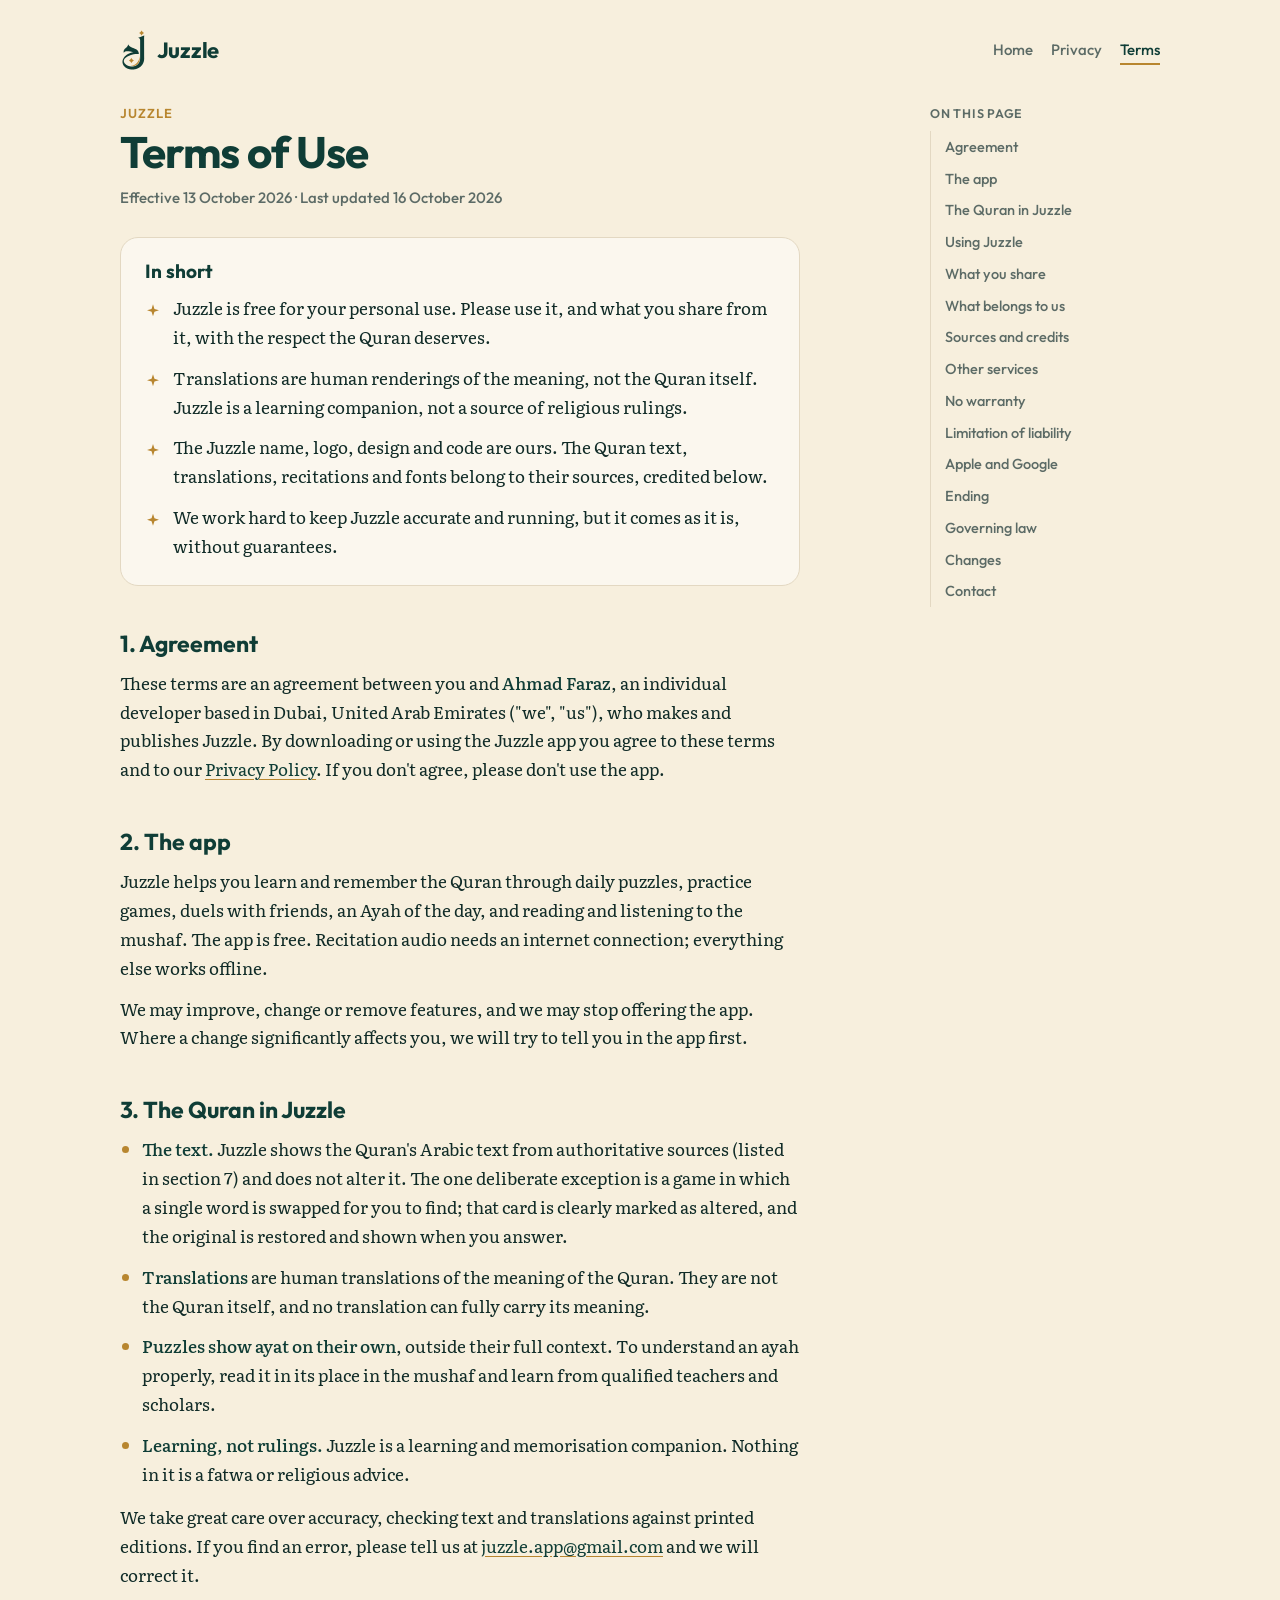
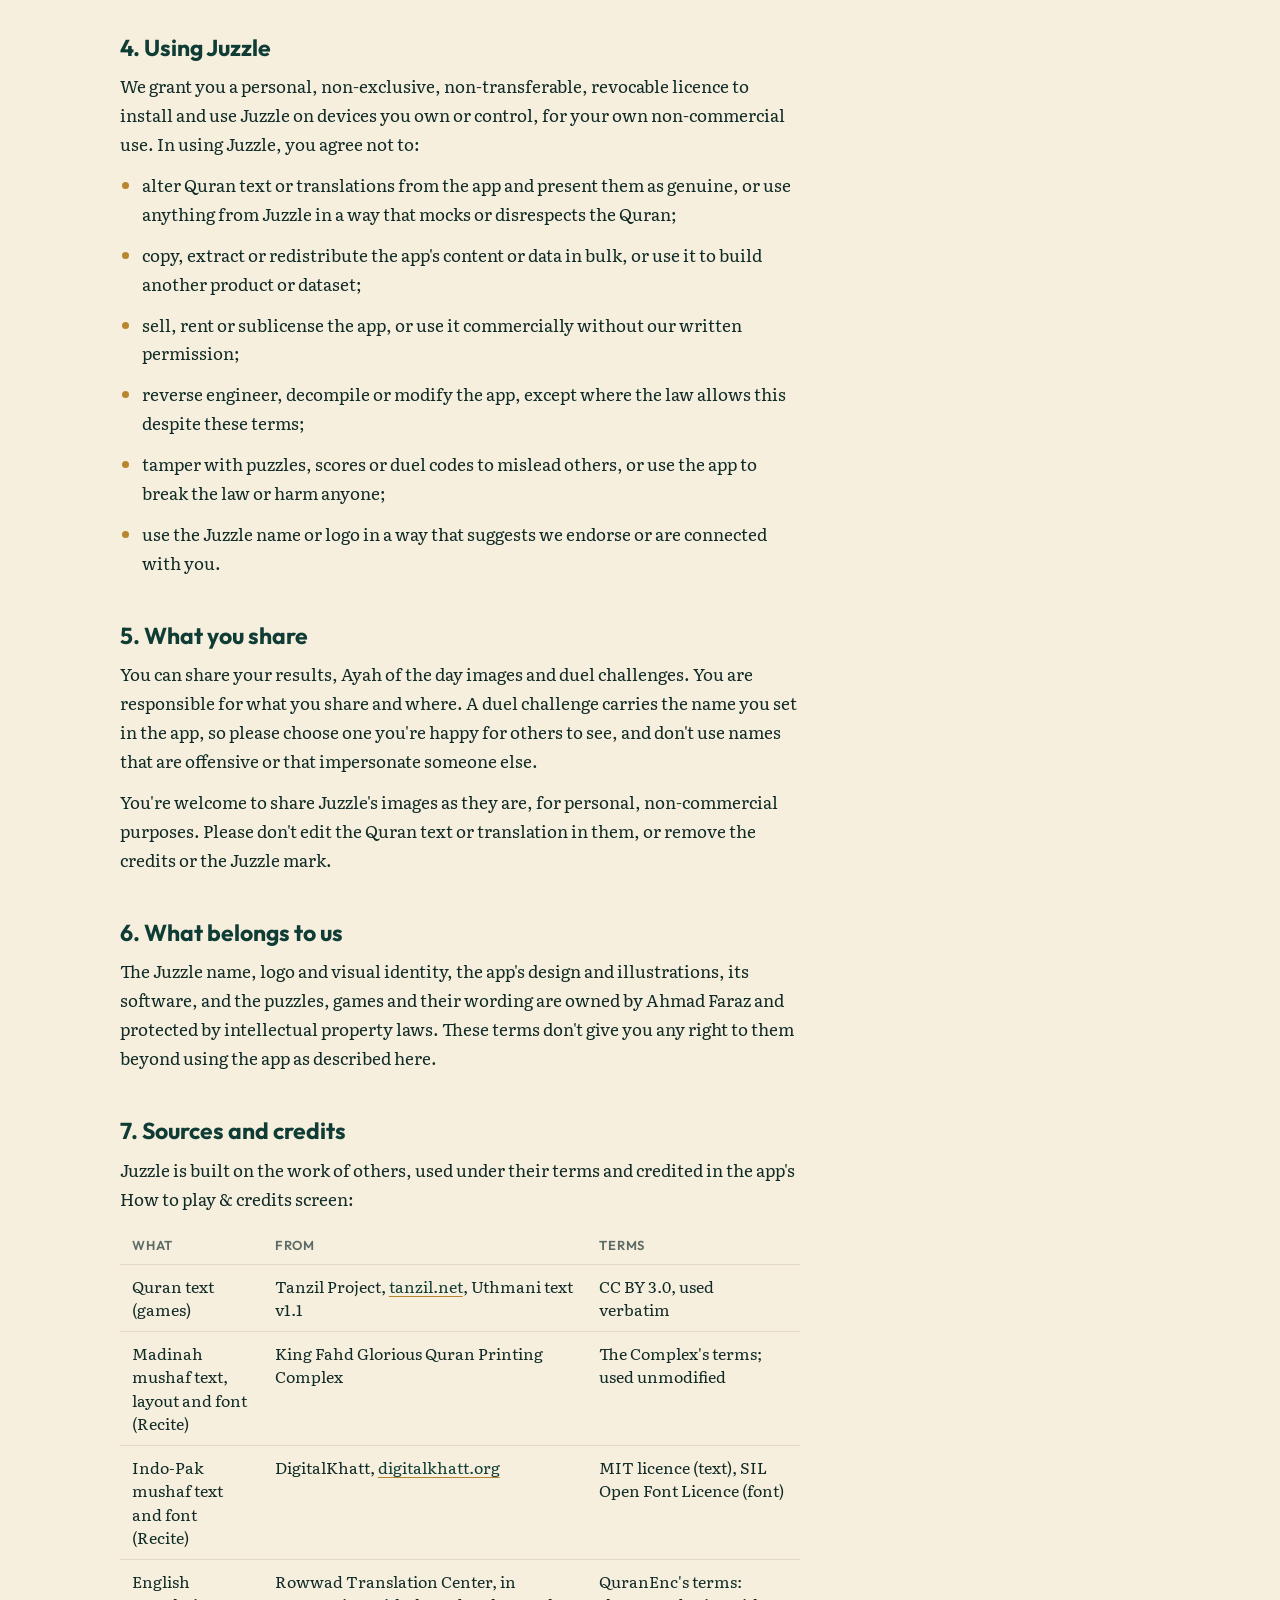
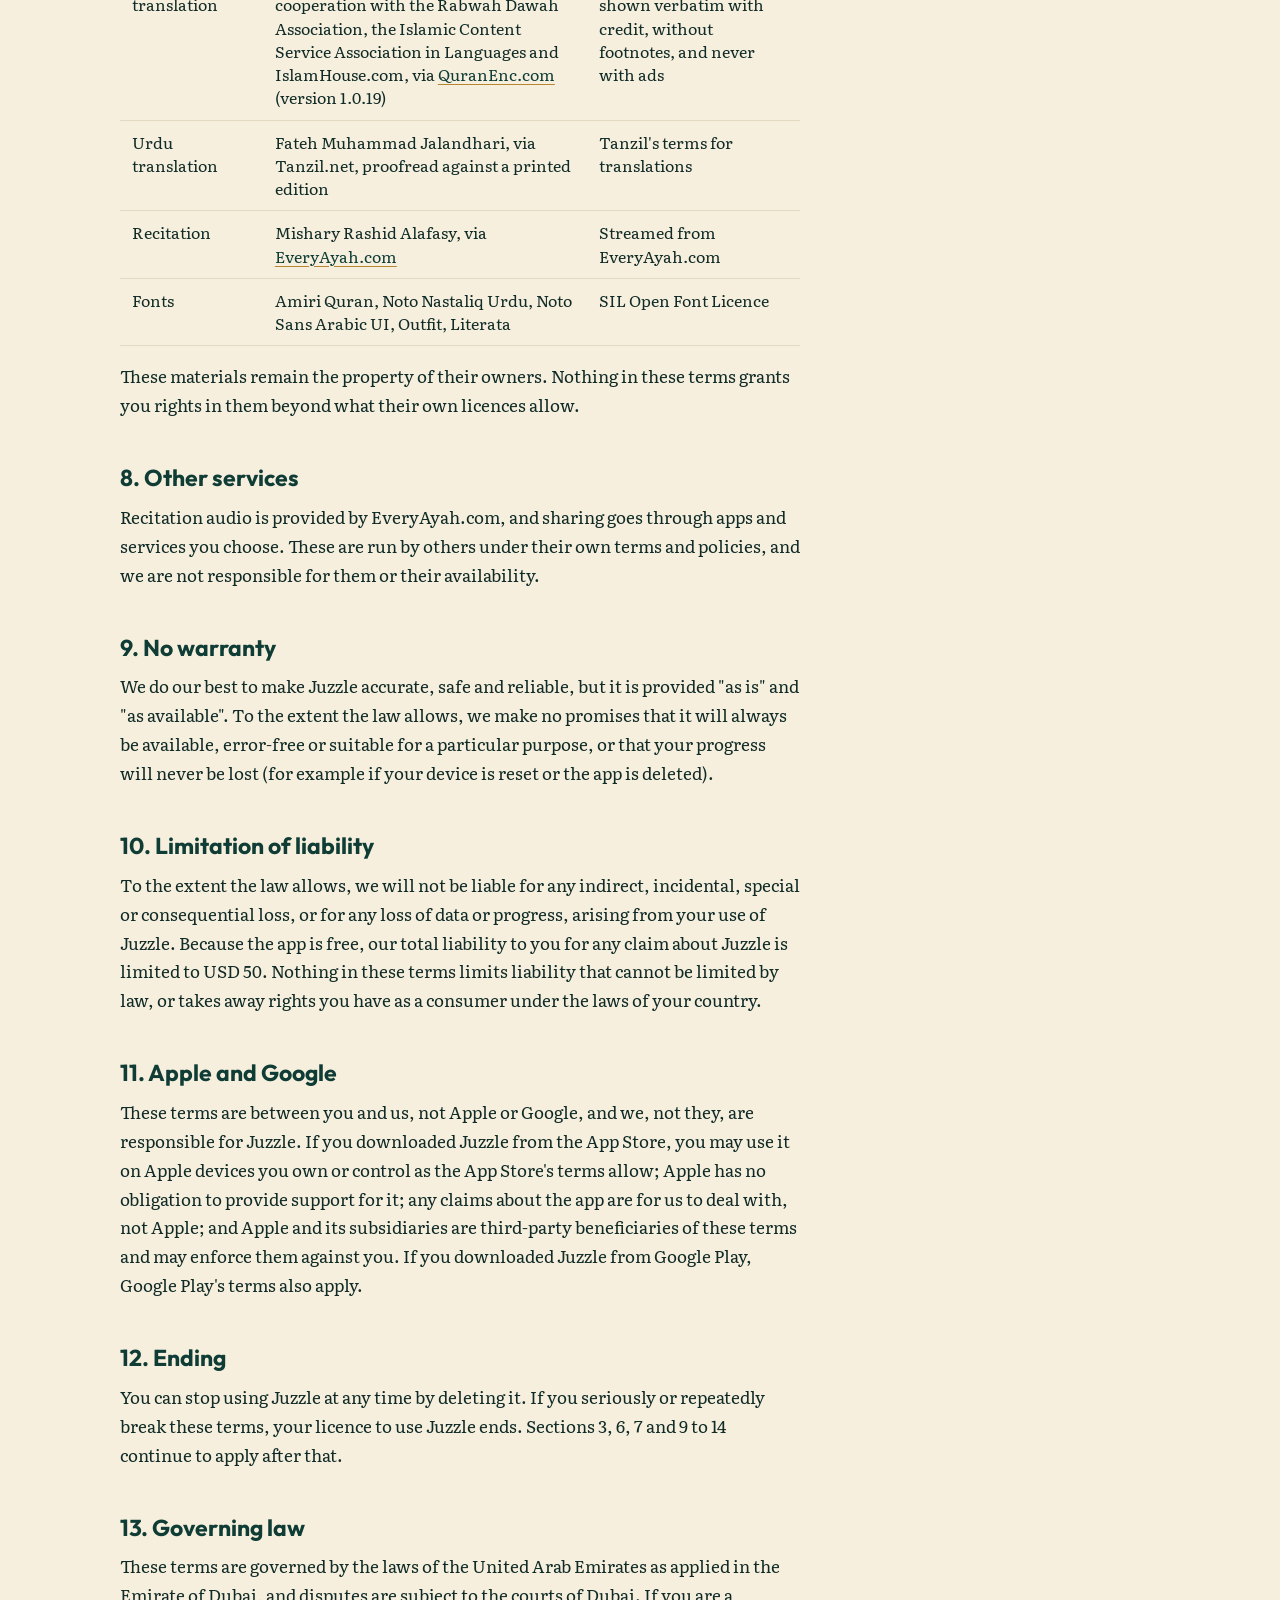
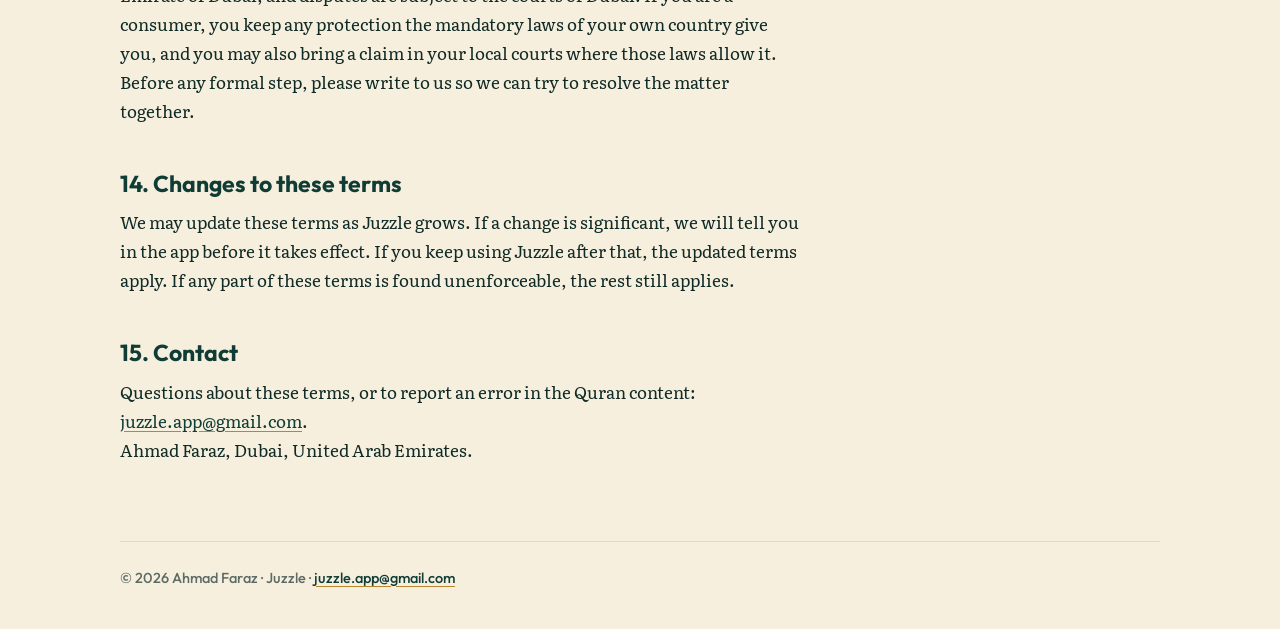
<file: terms.html>
<!doctype html>
<html lang="en">
<head>
<meta charset="utf-8">
<meta name="viewport" content="width=device-width, initial-scale=1, viewport-fit=cover">
<title>Terms of Use · Juzzle</title>
<meta name="description" content="The terms for using Juzzle, the daily Quran puzzle app.">
<link rel="stylesheet" href="style.css">
</head>
<body>
<header class="masthead">
  <a class="brand" href="index.html" aria-label="Juzzle"><svg aria-hidden="true" focusable="false" xmlns="http://www.w3.org/2000/svg" viewBox="0 0 433.75 714"><g transform="translate(-412 -136.25)"><path fill-rule="evenodd" class="ink" d="M804.5 258.5L804 258.25L803 258.25L802.75 258.5L799.25 259.5L798 260.25L796.75 260.5L793.75 262L793.25 262L791.25 263L790 263.25L788.25 264.25L787.75 264.25L786.25 265L784.25 265.5L783.75 266L782.5 266.25L781.25 267L780 267.25L777.5 268.5L776.25 268.75L775.5 269.25L774.25 269.5L773.5 270L771.5 270.5L770.25 271.25L769.75 271.25L768.25 272L767 272.25L765.25 273.25L764 273.5L762 274.5L758.5 275.5L757.75 276L756.5 276.25L755.75 276.75L755.25 276.75L753.25 277.75L752.5 277.75L751.75 278.25L750.5 278.5L749.25 279.25L748.75 279.25L746.75 280.25L744.75 280.75L744 281.25L742 281.75L741.25 282.25L740 282.5L739.25 283L738.75 283L738.5 283.25L736.5 283.75L735.75 284.25L733.75 284.75L733 285.25L731.75 285.5L730.5 286.25L730 286.25L728 287.25L726 287.75L725.25 288.25L724 288.5L722 289.5L720 290L719.25 290.5L717.75 290.75L717 291.25L715 291.75L713.75 292.5L713.25 292.5L713 292.75L709.5 293.75L709 294.25L708.75 294.25L708.25 295L708.25 295.75L708.5 296.25L709.75 297L710.5 297L712.25 297.75L713.25 297.75L713.5 298L714.25 298L714.5 298.25L715.75 298.5L716.5 299L717 299L718.5 299.75L719 299.75L722.25 301.5L724.5 303.25L726 304L727.25 305.25L727.5 305.25L731.25 309.5L731.25 309.75L732 310.5L732.25 311.25L732.75 311.75L733 312.5L734 313.75L734.5 314.75L734.5 315.25L736 318.25L736 319L736.25 319.25L736.25 320L736.5 320.25L736.5 321L736.75 321.25L736.75 322L737 322.25L737 323L737.25 323.25L737.5 325.5L737.75 325.75L737.75 327.25L738 327.5L738 329L738.25 329.25L738.25 330.75L738.5 331L738.5 333L738.75 333.25L738.75 336L739 336.25L739 614.5L738.75 614.75L738.75 636.25L738.5 636.5L738.5 639.5L738.25 639.75L738.25 642.25L738 642.5L738 644.75L737.75 645L737.5 649.75L737.25 650L737 653.25L736.75 653.5L736.75 654.25L736.5 654.5L736.25 657.25L736 657.5L736 658.5L735.75 658.75L735.5 660.75L735.25 661L735.25 661.75L735 662L735 663L734.75 663.25L734.5 664.75L734.25 665L734.25 665.75L733.5 667.5L733.5 668.25L733.25 668.5L733.25 669.25L733 669.5L732.5 672.25L731.75 673.75L731.5 675.25L731.25 675.5L730.25 679L729.75 679.75L729.5 681L728.25 683.5L728.25 684L727.5 685.25L727.5 685.75L726.5 687.5L726.5 688L725 690.75L725 691.25L723.5 694.25L723 694.75L721.5 698L721 698.5L720.75 699.25L719.5 701L718.25 703.5L717 705L716 706.75L715.25 707.5L715 708.25L712.75 711L712.25 712L711.25 713L710.75 714L707.75 717.25L707.25 718.25L705.5 720L705.5 720.25L700.25 725.5L700 725.5L695.5 730L695.25 730L692.75 732.25L692.5 732.25L689.25 735.25L688.5 735.5L687.5 736.5L687.25 736.5L685 738.25L683.5 739L680.75 741L677.5 742.75L676.25 743.75L672.75 745.5L672.25 746L671.25 746.25L670.25 747L669.25 747.5L668.75 747.5L667 748.5L666.5 748.5L664.75 749.5L663.5 749.75L662.25 750.5L660.5 751L659.25 751.75L658.75 751.75L656.75 752.75L654.75 753.25L653.25 754L651.75 754.25L651 754.75L650.25 754.75L650 755L649.25 755L648.25 755.5L645.5 756L644.5 756.5L643.5 756.5L643.25 756.75L641.75 757L641.5 757.25L640.25 757.25L640 757.5L638.5 757.75L638.25 758L635.5 758.25L635.25 758.5L632.75 758.75L632.5 759L631.25 759L631 759.25L628.75 759.25L628.5 759.5L627.5 759.5L627.25 759.75L626.25 759.75L626 760L623.5 760L623.25 760.25L619.75 760.25L619.5 760.5L616.25 760.5L616 760.75L613.5 760.75L613.25 761L599.75 761L599.5 760.75L595.5 760.75L595.25 760.5L592.5 760.5L592.25 760.25L590.25 760.25L590 760L584.75 759.75L584.5 759.5L583.5 759.5L583.25 759.25L579.5 759L579.25 758.75L575.75 758.5L575.5 758.25L574.25 758.25L574 758L573 758L572.75 757.75L571.5 757.75L571.25 757.5L570.5 757.5L569.5 757L568.5 757L568.25 756.75L567.5 756.75L567.25 756.5L566.25 756.5L565.25 756L562.75 755.75L561 755L558.75 754.75L557 754L556.25 754L555.25 753.5L554.5 753.5L553.75 753L552.25 752.75L551.5 752.25L549.75 752L547.75 751L546.25 750.75L545.5 750.25L545 750.25L543.5 749.5L542.25 749.25L541 748.5L540.5 748.5L539 747.75L538.5 747.75L533.25 745L532.75 745L527.75 742.5L527.25 742L525 741L523.25 739.75L520.75 738.5L518 736.5L516.75 736L516.25 735.5L513.75 734L513 733.25L512.75 733.25L512 732.5L511.75 732.5L511 731.75L510.75 731.75L510 731L509.75 731L509 730.25L507.75 729.5L505.25 727.25L504 726.5L494.5 717.25L494.5 717L492.75 715.25L492.75 715L491.25 713.5L490.5 712.25L489.25 711L489.25 710.75L487 708L487 707.75L484.5 704.25L483 701.25L482.5 700.75L479.75 695.25L479.75 694.75L478.75 693L478.5 691.75L477.75 690.5L477.25 688.5L476.75 687.75L476.75 687L476 685.25L476 684.5L475.75 684.25L475.75 683.5L475.5 683.25L475.5 682.25L475.25 682L475.25 681L475 680.75L475 680L474.75 679.75L474.75 677.5L474.5 677.25L474.5 675.25L474.25 675L474.25 673L474 672.75L474 670.5L474.25 670.25L474.25 667L474.5 666.75L474.5 664.25L474.75 664L474.75 662.5L475 662.25L475 661.5L475.25 661.25L475.25 660.5L475.5 660.25L475.75 658.25L476.25 657.25L476.25 656.25L476.5 656L477 654L477.5 653.25L477.75 652L478.5 650.75L478.5 650.25L479.25 649L479.25 648.5L480.25 646.5L480.75 646L481.25 644.75L481.75 644.25L482 643.5L483 642.25L483.25 641.5L483.75 641L484.25 640L485.25 639L486.75 636.5L487.75 635.5L487.75 635.25L489.5 633.25L489.5 633L491 631.5L491 631.25L498.75 623.5L499 623.5L500.75 621.75L501 621.75L502.25 620.5L502.5 620.5L505.5 617.75L505.75 617.75L507.75 616L508.75 615.5L510.75 613.75L511.75 613.25L513.5 611.75L514.25 611.5L517.5 609L518.25 608.75L519.5 607.75L520.25 607.5L521 606.75L522.25 606.25L524.5 604.5L527 603.25L527.5 602.75L528.75 602.25L529.25 601.75L530.5 601.25L531 600.75L534.25 599.25L534.75 598.75L536 598.25L536.5 597.75L539.25 596.5L539.75 596L544.75 593.5L545.25 593.5L548 592L548.5 592L551 590.5L551.5 590.5L552.75 589.75L553.25 589.75L558 587.25L558.5 587.25L559.75 586.5L560.25 586.5L561 586L562.75 585.5L564 584.75L564.5 584.75L566.5 583.75L567.75 583.5L569.5 582.5L570.75 582.25L572 581.5L573.25 581.25L574 580.75L575.75 580.25L577 579.5L579 579L579.75 578.5L580.5 578.5L580.75 578.25L584.25 577.25L585 576.75L587 576.25L587.75 575.75L589.75 575.25L590.5 574.75L591 574.75L591.25 574.5L591.75 574.5L592 574.25L592.5 574.25L594.25 573.5L595.75 573.25L596.5 572.75L597.25 572.75L598.25 572.25L599 572.25L599.75 571.75L601.25 571.5L601.5 571.25L602 571.25L603.75 570.5L605.5 570.25L607 569.5L609 569.25L610.5 568.5L612.5 568.25L614.25 567.5L615.25 567.5L616.25 567L617 567L617.25 566.75L618.75 566.5L619 566.25L620 566.25L621.75 565.5L622.5 565.5L622.75 565.25L623.5 565.25L623.75 565L624.5 565L624.75 564.75L625.5 564.75L625.75 564.5L628.25 564.25L630 563.5L631.5 563.5L632.5 563L633.5 563L633.75 562.75L634.5 562.75L634.75 562.5L636.25 562.5L636.5 562.25L637.25 562.25L638.25 561.75L639.5 561.75L639.75 561.5L640.5 561.5L640.75 561.25L642 561.25L642.25 561L643 561L643.25 560.75L644.5 560.75L644.75 560.5L647.5 560.25L648.5 559.75L650.25 559.75L650.5 559.5L651.75 559.5L652 559.25L653.25 559.25L653.5 559L654.75 559L655 558.75L656.25 558.75L656.5 558.5L660.75 558.25L661 558L664 557.75L664.25 557.5L666.25 557.5L666.5 557.25L669.25 557.25L669.5 557L672.25 557L672.5 556.75L675.25 556.75L675.5 556.5L681.75 556.5L682 556.25L690.5 556.25L690.75 556.5L695.5 556.5L695.75 556.75L699 556.75L699.25 557L701.25 557L701.5 557.25L706.25 557.5L706.5 557.75L707.75 557.75L708 558L709.25 558L709.5 558.25L712.25 558.5L712.5 558.75L713.25 558.75L714.25 559.25L716 559.25L716.5 559L717 558.5L717 558L717.25 557.75L717.25 554L717 553.75L716.75 547.5L716.5 547.25L716.5 546L716.25 545.75L716.25 544L716 543.75L715.75 540.5L715.5 540.25L715.5 539.5L715.25 539.25L715 536.75L714.75 536.5L714.75 535.75L714.5 535.5L714.5 534.5L714.25 534.25L714.25 533.5L714 533.25L714 532.5L713.75 532.25L713.75 531.5L713.5 531.25L713 528.5L712.75 528.25L711.75 524.75L711.25 524L710.75 522.25L710 521L710 520.5L705.75 512L705 511.25L703.75 508.75L702.25 507L701.25 505.25L700.25 504.25L700.25 504L699.25 503L699.25 502.75L698.25 501.75L698.25 501.5L696.75 500L696.75 499.75L690.25 493.25L690 493.25L689 492.25L688.75 492.25L687.5 491L684.75 489.25L683.75 488.25L683.5 488.25L682.25 487.25L681.5 487L679.75 485.5L678.5 485L677.25 484L674.75 482.75L674.25 482.25L673 481.75L672.5 481.25L663 476.5L661.75 476.25L660.25 475.25L659 475L655.5 473.25L655 473.25L653.25 472.25L652.75 472.25L650.75 471.25L650.25 471.25L648.5 470.25L648 470.25L647.25 469.75L646.75 469.75L646 469.25L645.5 469.25L643.5 468.25L642.25 468L641.5 467.5L639.5 467L638.75 466.5L636.75 466L636 465.5L635.5 465.5L634.75 465L634.25 465L633.5 464.5L633 464.5L631 463.5L630.5 463.5L629 462.75L627.75 462.5L625.25 461.25L624.75 461.25L623.25 460.5L622 460.25L620.75 459.5L619.5 459.25L617.5 458.25L616.75 458.25L615 457.25L614.5 457.25L612.5 456.25L612 456.25L610.25 455.25L609.75 455.25L608 454.25L607.5 454.25L603.75 452.25L602.5 452L599.75 450.5L599.25 450.5L596.5 449L596 449L592 447L591.5 446.5L589.25 445.5L587.5 444.25L585.75 443.5L584 442.25L581.5 441L579.25 439.25L578.5 439L577.75 438.25L576.75 437.75L576 437L574.25 436L572.25 434.25L571.5 434L568.75 431.5L567.5 430.75L561 424.25L561 424L556 418.25L556 418L555.25 417.25L555 416.5L553.25 414.25L553 413.5L551.5 411.5L550.25 409L550.25 408.5L549.25 407L549.25 406.5L548.25 404.75L548.25 404.25L546.75 402.5L545.75 402.5L545 403.5L545 404L544.75 404.25L544.75 404.75L544 406.5L543.75 408.5L543.25 409.25L543 410.75L542.25 412.25L541.75 414.25L541.25 415L541.25 415.5L540.75 416.25L540.25 418L539.5 419.25L539 421L537.25 424.5L536.75 425L536.25 426.25L535.25 427.5L535 428.25L534 429.5L533.5 430.75L533 431.25L532 433L531.25 433.75L530.5 435.25L529.75 436L529.75 436.25L529 437L529 437.25L528.25 438L527.5 439.25L526.5 440.25L525.75 441.5L523 444.25L523 444.5L520.5 447L520.5 447.25L519.5 448.25L519.25 448.25L516 451.75L515.75 451.75L511.75 455.75L511.5 455.75L510 457.25L509.75 457.25L508.5 458.5L508.25 458.5L506.25 460.5L506 460.5L502.25 464L502 464L500.25 465.75L500 465.75L498.25 467.5L498 467.5L496.25 469.25L496 469.25L487.5 477.75L487.5 478L485.25 480.5L485.25 480.75L483 483.5L481.5 486L480.75 486.75L480.5 487.5L480 488L479.75 488.75L478.5 490.5L478 491.75L477.5 492.25L476.25 494.75L476.25 495.25L475.5 496.5L475.5 497L474.75 498.25L474.75 498.75L474.5 499L474.5 499.5L474.25 499.75L474.25 500.25L474 500.5L474 501L473.25 502.75L473.25 503.5L472.75 504.5L472.75 505.25L472.5 505.5L472.5 506.25L472.25 506.5L472.25 507.25L472 507.5L472 508.5L471.75 508.75L471.5 511L471.25 511.25L471.25 513.75L471 514L471 515.25L470.75 515.5L470.75 523L471 523.25L471 525.25L471.25 525.5L471.25 527.25L471.5 527.5L471.5 529.75L471.75 530L471.75 530.75L472 531L472 531.75L472.25 532L472.25 533.25L472.5 533.5L472.5 534.5L473 535.5L473.25 537.25L473.75 538.25L474.25 538.5L475 538.5L475.75 537.75L477.25 534.75L477.75 534.25L478.25 533L479 532.25L479.25 531.5L480 530.75L480.75 529.5L485.75 524.5L486 524.5L486.75 523.75L487 523.75L490.25 521.25L496.75 518L497.25 518L498 517.5L498.5 517.5L498.75 517.25L499.25 517.25L499.5 517L500 517L500.25 516.75L500.75 516.75L502.5 516L503.25 516L504.25 515.5L506 515.25L507 514.75L508 514.75L508.25 514.5L509 514.5L509.25 514.25L511.5 514L511.75 513.75L515.75 513.5L516 513.25L518.5 513.25L518.75 513L523 513L523.25 512.75L530 512.75L530.25 512.5L532 512.5L532.25 512.75L538.5 512.75L538.75 513L543.75 513L544 513.25L547.5 513.25L547.75 513.5L549.75 513.5L550 513.75L552.25 513.75L552.5 514L554.5 514L554.75 514.25L556.75 514.25L557 514.5L559 514.5L559.25 514.75L563.25 515L563.5 515.25L565 515.25L565.25 515.5L566.5 515.5L566.75 515.75L568.25 515.75L568.5 516L570.25 516L570.5 516.25L573.25 516.5L573.5 516.75L574.5 516.75L574.75 517L575.75 517L576 517.25L577.25 517.25L577.5 517.5L578.5 517.5L578.75 517.75L580.25 517.75L580.5 518L583 518.25L583.25 518.5L584 518.5L584.25 518.75L585.75 518.75L586 519L586.75 519L587 519.25L588.25 519.25L588.5 519.5L589.5 519.5L589.75 519.75L591.25 519.75L591.5 520L593.5 520.25L593.75 520.5L594.5 520.5L594.75 520.75L596 520.75L596.25 521L597.25 521L597.5 521.25L598.25 521.25L598.5 521.5L599.5 521.5L599.75 521.75L602 522L602.25 522.25L603 522.25L603.25 522.5L604 522.5L604.25 522.75L605.25 522.75L605.5 523L606.25 523L606.5 523.25L607.5 523.25L607.75 523.5L610 523.75L611 524.25L612.25 524.25L612.5 524.5L613.25 524.5L614.25 525L615.25 525L616.25 525.5L617.25 525.5L617.5 525.75L618.25 525.75L618.5 526L620 526.25L620.25 526.5L621.25 526.5L621.5 526.75L622.25 526.75L622.5 527L623.75 527L624 527.25L624.75 527.25L625.75 528L625.75 528.5L625 529.25L621.75 529.5L621.5 529.75L620.75 529.75L620.5 530L619.5 530L619.25 530.25L618.25 530.25L618 530.5L616.75 530.5L616.5 530.75L614.25 531L614 531.25L612 531.5L611.75 531.75L611 531.75L610.75 532L608.5 532.25L608.25 532.5L607.75 532.5L606.75 533L606 533L605 533.5L604.25 533.5L604 533.75L602.25 534L601.25 534.5L600.25 534.5L599.25 535L598.5 535L596.75 535.75L596 535.75L595.75 536L595.25 536L595 536.25L594.5 536.25L594.25 536.5L593.75 536.5L593.5 536.75L593 536.75L591.25 537.5L590.5 537.5L590.25 537.75L589.75 537.75L589.5 538L586 539L585.25 539.5L584.75 539.5L583.75 540L583 540L582.25 540.5L578.75 541.5L578 542L576.75 542.25L575.5 543L575 543L573 544L572.5 544L571 544.75L570.5 544.75L568 546L566.75 546.25L561.75 548.75L560 549.25L559.5 549.75L558.5 550.25L558 550.25L544 557.25L542.25 558.5L540 559.5L539.5 560L538.75 560.25L537 561.5L534 563L530 565.75L528.75 566.25L528.25 566.75L527.5 567L527 567.5L523.75 569.5L523 570.25L520.25 572L518.5 573.5L517.5 574L516.75 574.75L515.5 575.5L514.25 576.75L513.25 577.25L512 578.5L511.75 578.5L511 579.25L510.75 579.25L510 580L508.75 580.75L504 585L503.75 585L502.5 586.25L502.25 586.25L492.75 595.5L492.75 595.75L489.25 599.25L489.25 599.5L485.25 603.75L485.25 604L482.25 607.5L481.5 608.75L480.5 609.75L479.25 611.75L477.25 614L476.25 615.75L475.5 616.5L475.25 617.25L474.5 618L474.25 618.75L473.5 619.5L473.25 620.25L472.25 621.5L472 622.25L471.25 623L471 623.75L469.75 625.5L469 627.25L468.5 627.75L467.5 629.75L467 630.25L465.25 634L464.75 634.5L462 640L462 640.5L461.25 641.75L461.25 642.25L460.25 644L460.25 644.5L459.5 646L459 648L458.5 648.75L458.5 649.5L458.25 649.75L458 651L457.5 651.75L457.5 652.25L457 653.25L457 654L456.25 655.5L456 657.5L455.25 659.25L455.25 660.25L455 660.5L455 661.25L454.5 662.25L454.25 664.25L454 664.5L454 665.75L453.75 666L453.75 666.5L453.5 666.75L453.5 667.75L453.25 668L453 673L452.75 673.25L452.75 674.25L452.5 674.5L452.5 677L452.25 677.25L452.25 683.5L452 683.75L452 687.25L452.25 687.5L452.25 691.75L452.5 692L452.5 693.75L452.75 694L452.75 695.5L453 695.75L453.25 700.25L453.5 700.5L453.75 703L454 703.25L454.25 705.25L454.5 705.5L454.5 706.75L455.25 708.5L455.25 709.75L455.5 710L455.5 710.75L456.25 712.5L456.25 713.5L456.5 713.75L456.5 714.25L457.25 716L457.25 716.75L458 718.25L458.25 719.75L459.25 721.75L459.25 722.25L460 723.75L460 724.25L460.5 725L460.5 725.5L461.25 726.75L461.25 727.25L462.75 730L462.75 730.5L465.5 736L466 736.5L467.25 739L468 739.75L468.5 741L469.25 741.75L470.5 744.25L471 744.75L472.5 747.25L473.25 748L473.25 748.25L474 749L474.5 750L475.5 751L476.25 752.25L478.5 754.75L478.5 755L480.25 756.75L480.25 757L482 758.75L482 759L485.5 762.5L485.5 762.75L486 763.25L486.25 763.25L493.5 770.25L493.75 770.25L495 771.5L495.25 771.5L501.25 776.5L502.25 777L504.75 779L506.25 779.75L508.5 781.5L509.25 781.75L510 782.5L510.75 782.75L512.5 784L513.75 784.5L516.25 786.25L518 787L519.75 788.25L521 788.75L521.5 789.25L526.5 791.75L527 791.75L531.25 794L533 794.5L534.25 795.25L534.75 795.25L536.75 796.25L538 796.5L539.25 797.25L541.25 797.75L542 798.25L544 798.75L544.75 799.25L545.5 799.25L545.75 799.5L547 799.75L548.5 800.5L549.5 800.5L551.75 801.5L553.5 801.75L555 802.5L556 802.5L556.25 802.75L557 802.75L557.75 803.25L559.75 803.5L560 803.75L561 803.75L561.25 804L562 804L563 804.5L564 804.5L564.25 804.75L565 804.75L566 805.25L567 805.25L567.25 805.5L569.5 805.75L569.75 806L570.25 806L570.5 806.25L571.5 806.25L571.75 806.5L575 806.75L576 807.25L579 807.5L579.25 807.75L581 807.75L581.25 808L584 808.25L584.25 808.5L590 808.75L590.25 809L591.75 809L592 809.25L595 809.25L595.25 809.5L599.25 809.5L599.5 809.75L604.5 809.75L604.75 810L619 810L619.25 809.75L625.5 809.75L625.75 809.5L633.25 809.25L633.5 809L635.25 809L635.5 808.75L640.5 808.5L640.75 808.25L642.5 808.25L642.75 808L645.75 807.75L646 807.5L648 807.5L648.25 807.25L649.5 807.25L649.75 807L650.5 807L650.75 806.75L653.25 806.5L653.5 806.25L654.5 806.25L654.75 806L655.5 806L655.75 805.75L656.75 805.75L657 805.5L659.25 805.25L659.5 805L660.25 805L660.5 804.75L661.25 804.75L661.5 804.5L663.75 804.25L664 804L665.5 803.75L665.75 803.5L667 803.5L667.25 803.25L668 803.25L668.75 802.75L669.5 802.75L669.75 802.5L671.75 802.25L672.5 801.75L673.25 801.75L673.5 801.5L675 801.25L675.75 800.75L677.5 800.5L679 799.75L680.5 799.5L682 798.75L682.5 798.75L682.75 798.5L684 798.25L684.75 797.75L686 797.5L686.75 797L688 796.75L690 795.75L691.25 795.5L692 795L692.5 795L693.25 794.5L693.75 794.5L694.5 794L696.25 793.5L698 792.5L698.5 792.5L700.25 791.5L700.75 791.5L703 790.25L703.5 790.25L704 789.75L711.75 786L712.25 785.5L715.25 784L717 782.75L720 781.25L720.75 780.5L722 780L723.75 778.75L725 778.25L725.75 777.5L727.25 776.75L730.25 774.5L731 774.25L732 773.25L733 772.75L734 771.75L735 771.25L735.75 770.5L736 770.5L736.75 769.75L737 769.75L737.75 769L738 769L738.75 768.25L740 767.5L744.75 763.25L745 763.25L746.75 761.5L747 761.5L749 759.5L749.25 759.5L753.75 755L754 755L758 751L758 750.75L760.75 748L760.75 747.75L765 743L765 742.75L766 741.75L766 741.5L768.25 739L768.25 738.75L769 738L769.75 736.75L770.75 735.75L770.75 735.5L773.25 732.25L773.5 731.5L774.25 730.75L775.75 728.25L776.5 727.5L776.75 726.75L778.5 724.5L780 721.5L780.5 721L780.75 720.25L781.5 719.5L782.25 717.75L782.75 717.25L783.25 716L783.75 715.5L784.25 714.25L784.75 713.75L785.75 711.75L785.75 711.25L786.75 709.75L786.75 709.25L787.5 708L787.5 707.5L789 704.75L789 704.25L790.5 701.5L790.5 701L791.5 699.25L791.75 698L793 695.5L793.75 692.5L794.25 691.75L794.75 689.75L795.5 688.25L795.75 686.75L796.5 685.25L796.75 683.5L797.25 682.75L797.5 681L798.25 679.25L798.75 676.5L799.25 675.5L799.5 673.5L799.75 673.25L799.75 672.5L800.25 671.5L800.5 668.75L800.75 668.5L800.75 667.5L801 667.25L801 666.5L801.25 666.25L801.25 665L801.5 664.75L801.5 663.5L801.75 663.25L801.75 661.75L802 661.5L802.25 658.75L802.5 658.5L802.75 653.75L803 653.5L803.25 649.25L803.5 649L803.5 643.75L803.75 643.5L803.75 639.5L804 639.25L804 636.75L804.25 636.5L804.25 621L804 620.75L804 615.75L803.75 615.5L803.75 591.75L803.5 591.5L803.5 455.75L803.25 455.5L803.25 316.75L803 316.5L803 308.25L803.25 308L803.25 288.5L803.5 288.25L803.5 282L803.75 281.75L803.75 277.75L804 277.5L804 275.75L804.25 275.5L804.25 272.5L804.5 272.25L804.75 265.25L805 265L805 263L805.25 262.75L805.25 261.25L805.5 261L805.25 259.5Z"/><path fill-rule="evenodd" class="gold" d="M596.5 622.75L595.75 624.25L595.25 624.75L594.5 626.5L594 627L593.25 628.75L592.75 629.25L592.5 630.25L592 630.75L591.75 631.5L591 632.25L590 634.25L589.25 635L588.75 636L587.5 637.25L587.25 638L586.5 638.75L586.5 639L585 640.5L585 640.75L584 641.75L583.5 642.75L581.75 644.5L581.75 644.75L577 649.5L576.75 649.5L575.25 651.25L575 651.25L574 652.25L573 652.75L571.75 654L571.5 654L569.75 655.5L569 655.75L568.5 656.25L566.75 657.25L563.5 659.75L561.75 660.5L560 661.75L557.75 662.75L557.25 663.25L556.25 663.75L556 664.75L556.25 665.25L556.5 665.25L557 665.75L564 669.25L564.5 669.75L567.75 671.75L571.5 674.75L572.25 675L573.5 676.25L573.75 676.25L575 677.5L575.25 677.5L582.5 684.75L582.5 685L584 686.5L584 686.75L585.5 688.25L586.25 689.5L587.25 690.5L587.5 691.25L588.75 692.75L589 693.5L590.5 695.25L591 696.5L591.5 697L591.75 697.75L593 699.5L596 705.5L596.5 706L596.5 706.25L597.5 706.25L598.25 705.25L599.75 702L600.25 701.5L602.25 697.5L602.75 697L603 696.25L604.5 694.25L604.75 693.5L605.25 693L606.25 691.25L607.25 690.25L607.5 689.5L609 687.75L609 687.5L615.25 681L615.25 680.75L621 675.5L621.25 675.5L624.75 672.5L625 672.5L627 671L628.25 670.5L628.75 670L630 669.5L630.5 669L632.5 668L633.75 667L636.5 665.75L637 665.25L637.25 665.25L638 664.5L637.75 663.75L637.5 663.75L636.25 662.75L631.75 660.5L628.5 658.25L627 657.5L626.25 656.75L624.25 655.75L621.25 653L621 653L618.75 651L618.5 651L615.5 648L615.25 648L610.75 643L610.75 642.75L609.75 641.75L609.75 641.5L607.75 639.5L607.25 638.5L606.5 637.75L606 636.75L604.25 634.5L604 633.75L602.75 632L602 630.25L601.5 629.75L601 628.5L600.25 627.75L598.75 624.5L598.25 624L597.5 622.75ZM732.5 593.75L732.25 593.75L732 594.25L732 595L731.75 595.25L731.75 596.75L731.5 597L731.5 599.25L731.25 599.5L731.25 602.25L731 602.5L731 604.25L730.75 604.5L730.75 606.5L730.5 606.75L730.25 610L730 610.25L729.75 612.25L729.5 612.5L729.25 615.5L728.75 616.5L728.75 618.25L728.5 618.5L728.25 620.5L728 620.75L728 621.75L727.75 622L727.75 623.25L727.25 624.25L727.25 625L726.75 626L726.25 628.75L725.75 629.5L725.5 631.25L725 632.25L724.75 633.75L724.25 634.5L724 636.25L723.75 636.5L723 639.25L722.5 640L722.5 640.5L722.25 640.75L722.25 641.25L722 641.5L721 645L720.5 645.75L720 647.75L719.5 648.5L719 650.25L718.25 651.5L718.25 652L717.75 652.75L717.75 653.25L717.25 654L716.75 655.75L715.75 657.5L715.5 658.75L713.75 662.25L713.25 662.75L713 663.75L711.25 667.25L710.75 667.75L709 671.5L708 672.75L707.25 674.5L706.75 675L705.75 677L704.5 678.5L703.75 680.25L702.75 681.5L702.5 682.25L700.25 685.5L700 686.25L699.25 687L698.5 688.25L697.25 689.5L697 690.25L696.25 691L694.5 693.75L693.25 695L693.25 695.25L691 697.75L691 698L689 700L689 700.25L687 702.5L687 702.75L680 709.75L680 710L674.25 715.5L673.25 716L671.75 717.5L671.5 717.5L670 719L669 719.5L665.75 722.5L664.75 723L663.25 724.25L662.5 724.5L661.5 725.5L661.25 725.5L660.25 726.5L659.5 726.75L658.75 727.5L657.5 728L657 728.5L656.25 728.75L655.75 729.25L654.75 729.75L654 730.5L652.75 731L650.25 732.75L648 733.75L647.5 734.25L635.25 740.25L634.75 740.25L633.5 741L633 741L631 742L630.5 742L629 742.75L628.5 742.75L627.25 743.5L626.75 743.5L625.25 744.25L624.5 744.25L623.5 744.75L622.75 744.75L621 745.5L620.25 745.5L620 745.75L619.25 745.75L617.5 746.5L616.75 746.5L615 747.25L614 747.25L613.75 747.5L612.25 747.75L611.25 748.25L609.25 748.5L609 748.75L607.75 748.75L607.5 749L606.5 749L606.25 749.25L605.25 749.25L605 749.5L603.25 749.5L603 749.75L599.75 750L599.5 750.25L598 750.25L597.75 750.5L596 750.5L595.75 750.75L593.5 750.75L593.25 751L591.25 751L591 751.25L588.75 751.25L588.5 751.5L578.75 751.5L578.5 751.25L575.25 751.25L574.75 751.5L574.75 751.75L576.5 752.5L577.25 752.5L577.5 752.75L579.5 752.75L579.75 753L581.75 753L582 753.25L585.75 753.5L586 753.75L587 753.75L587.25 754L589 754L589.25 754.25L595 754.5L595.25 754.75L597.75 754.75L598 755L606 755L606.25 755.25L611.5 755.25L611.75 755L616.25 755L616.5 754.75L623.25 754.5L623.5 754.25L625.25 754.25L625.5 754L627 754L627.25 753.75L630.25 753.5L630.5 753.25L632.5 753.25L632.75 753L633.75 753L634 752.75L635 752.75L635.25 752.5L636.25 752.5L636.5 752.25L638.75 752L639 751.75L639.75 751.75L640.75 751.25L641.5 751.25L641.75 751L644.5 750.5L646.25 749.75L647 749.75L648.75 749L649.5 749L651 748.25L651.75 748.25L652 748L653.25 747.75L654 747.25L655.5 747L659 745.25L659.5 745.25L661.75 744L663.5 743.5L668.75 740.75L669.25 740.75L670.25 740.25L670.75 739.75L672 739.25L673.25 738.25L675 737.5L676.75 736.25L678 735.75L681.5 733L682.25 732.75L683 732L684 731.5L685 730.5L686 730L689.75 726.75L690 726.75L693.5 723.5L693.75 723.5L699.25 718L699.25 717.75L700.75 716.5L700.75 716.25L703 714L703 713.75L704 712.75L704 712.5L706.25 710L706.75 709L708.5 707L709.25 705.5L710.5 704.25L711.25 702.75L712 702L713 699.75L713.75 699L714.25 697.75L716 695.25L717 693L717.5 692.5L717.75 691.75L719 690L719.5 689L719.5 688.5L721.75 684L721.75 683.5L722.5 682.25L723 680.5L723.5 679.75L723.5 679L724.5 677L724.5 676.5L725 675.5L725 674.75L725.5 674L726 672L726.5 671.25L726.5 670.5L727 669.75L727.25 668L728 666.25L728 665.5L728.25 665.25L728.25 664.5L728.5 664.25L728.5 663.5L728.75 663.25L728.75 662.5L729 662.25L729 661.5L729.25 661.25L729.25 660.25L729.5 660L729.5 659L729.75 658.75L730 656.5L730.25 656.25L730.25 655.5L730.5 655.25L730.5 653.75L730.75 653.5L731 650.75L731.25 650.5L731.25 648.75L731.5 648.5L731.5 647.75L731.75 647.5L731.75 645.75L732 645.5L732 643.75L732.25 643.5L732.25 640L732.5 639.75L732.5 636L732.75 635.75L732.75 633.5L733 633.25L733 613.75L732.75 613.5L732.75 602.75L733 602.5L733 598.25L732.75 598L732.75 594.25ZM762 176.25L761.5 176.75L759.5 181L759 181.5L757.75 184.25L756.75 185.5L756 187.25L754.75 188.75L753.25 191.25L752 192.5L751.5 193.5L748 197.25L748 197.5L742 203.5L741.75 203.5L739.5 205.75L739.25 205.75L737 207.75L736.25 208L734.25 209.75L733.5 210L732.75 210.75L732.5 210.75L731.25 211.75L730.5 212L729.75 212.75L726.25 214.5L725.75 215L724.75 215.25L723.25 216L722.5 216.75L722.5 217.5L723.75 218.5L728.25 220.75L728.75 221.25L730.5 222L732.5 223.5L734.25 224.25L737 226.75L738 227.25L740.5 229.75L740.75 229.75L742 231L742.25 231L744.75 233.5L745.25 233.75L745.25 234L750.75 239.75L750.75 240L752 241.5L752.25 242.25L753.5 243.5L753.75 244.25L754.75 245.25L754.75 245.5L756.75 248.25L757 249L757.5 249.5L758.75 252L759.25 252.5L759.75 253.5L759.75 254L761.25 256.75L761.5 257.75L762.25 258.5L762.75 258.5L763.25 258L764 256L764.5 255.5L765.75 252.75L766.25 252.25L767.75 249.25L768.75 248L769 247.25L769.5 246.75L770.5 245L771.25 244.25L772 242.75L772.75 242L773.5 240.75L776 238.25L776 238L778.25 235.75L778.25 235.5L784.75 229.25L785 229.25L790.75 224.75L791.5 224.5L792.25 223.75L793 223.5L794.5 222.25L795.25 222L796.5 221L799.25 219.75L801 218.5L802.25 218L802.75 217.5L802.75 216.75L802 216L798.75 214.5L798.25 214L796.5 213.25L796 212.75L795.25 212.5L794.75 212L791.5 210.25L790.5 209.25L789.5 208.75L788.25 207.5L788 207.5L786 205.75L784.75 205L780.75 201.25L780.5 201.25L778.5 199.25L778.5 199L777.25 197.75L777.25 197.5L774.75 195L774.75 194.75L771 190.25L770.75 189.5L768.25 186L767.75 184.75L767.25 184.25L766.5 182.75L766 182.25L765.75 181.5L765.25 181L763.5 177L762.75 176.25Z"/></g></svg><span>Juzzle</span></a>
  <nav aria-label="Pages"><a href="index.html">Home</a><a href="privacy.html">Privacy</a><a href="terms.html" aria-current="page">Terms</a></nav>
</header>
<main class="page">
<article>
  <p class="eyebrow">Juzzle</p>
  <h1>Terms of Use</h1>
  <p class="dates">Effective 13 October 2026 · Last updated 16 October 2026</p>

  <section class="summary" aria-label="In short">
    <h2>In short</h2>
    <ul>
      <li>Juzzle is free for your personal use. Please use it, and what you share from it, with the respect the Quran deserves.</li>
      <li>Translations are human renderings of the meaning, not the Quran itself. Juzzle is a learning companion, not a source of religious rulings.</li>
      <li>The Juzzle name, logo, design and code are ours. The Quran text, translations, recitations and fonts belong to their sources, credited below.</li>
      <li>We work hard to keep Juzzle accurate and running, but it comes as it is, without guarantees.</li>
    </ul>
  </section>

  <h2 id="agreement">1. Agreement</h2>
  <p>These terms are an agreement between you and <strong>Ahmad Faraz</strong>, an individual developer based in Dubai, United Arab Emirates ("we", "us"), who makes and publishes Juzzle. By downloading or using the Juzzle app you agree to these terms and to our <a href="privacy.html">Privacy Policy</a>. If you don't agree, please don't use the app.</p>

  <h2 id="app">2. The app</h2>
  <p>Juzzle helps you learn and remember the Quran through daily puzzles, practice games, duels with friends, an Ayah of the day, and reading and listening to the mushaf. The app is free. Recitation audio needs an internet connection; everything else works offline.</p>
  <p>We may improve, change or remove features, and we may stop offering the app. Where a change significantly affects you, we will try to tell you in the app first.</p>

  <h2 id="quran">3. The Quran in Juzzle</h2>
  <ul>
    <li><strong>The text.</strong> Juzzle shows the Quran's Arabic text from authoritative sources (listed in section 7) and does not alter it. The one deliberate exception is a game in which a single word is swapped for you to find; that card is clearly marked as altered, and the original is restored and shown when you answer.</li>
    <li><strong>Translations</strong> are human translations of the meaning of the Quran. They are not the Quran itself, and no translation can fully carry its meaning.</li>
    <li><strong>Puzzles show ayat on their own</strong>, outside their full context. To understand an ayah properly, read it in its place in the mushaf and learn from qualified teachers and scholars.</li>
    <li><strong>Learning, not rulings.</strong> Juzzle is a learning and memorisation companion. Nothing in it is a fatwa or religious advice.</li>
  </ul>
  <p>We take great care over accuracy, checking text and translations against printed editions. If you find an error, please tell us at <a href="mailto:juzzle.app@gmail.com">juzzle.app@gmail.com</a> and we will correct it.</p>

  <h2 id="use">4. Using Juzzle</h2>
  <p>We grant you a personal, non-exclusive, non-transferable, revocable licence to install and use Juzzle on devices you own or control, for your own non-commercial use. In using Juzzle, you agree not to:</p>
  <ul>
    <li>alter Quran text or translations from the app and present them as genuine, or use anything from Juzzle in a way that mocks or disrespects the Quran;</li>
    <li>copy, extract or redistribute the app's content or data in bulk, or use it to build another product or dataset;</li>
    <li>sell, rent or sublicense the app, or use it commercially without our written permission;</li>
    <li>reverse engineer, decompile or modify the app, except where the law allows this despite these terms;</li>
    <li>tamper with puzzles, scores or duel codes to mislead others, or use the app to break the law or harm anyone;</li>
    <li>use the Juzzle name or logo in a way that suggests we endorse or are connected with you.</li>
  </ul>

  <h2 id="sharing">5. What you share</h2>
  <p>You can share your results, Ayah of the day images and duel challenges. You are responsible for what you share and where. A duel challenge carries the name you set in the app, so please choose one you're happy for others to see, and don't use names that are offensive or that impersonate someone else.</p>
  <p>You're welcome to share Juzzle's images as they are, for personal, non-commercial purposes. Please don't edit the Quran text or translation in them, or remove the credits or the Juzzle mark.</p>

  <h2 id="ours">6. What belongs to us</h2>
  <p>The Juzzle name, logo and visual identity, the app's design and illustrations, its software, and the puzzles, games and their wording are owned by Ahmad Faraz and protected by intellectual property laws. These terms don't give you any right to them beyond using the app as described here.</p>

  <h2 id="sources">7. Sources and credits</h2>
  <p>Juzzle is built on the work of others, used under their terms and credited in the app's How to play &amp; credits screen:</p>
  <div class="table-wrap">
    <table>
      <thead><tr><th>What</th><th>From</th><th>Terms</th></tr></thead>
      <tbody>
        <tr><td>Quran text (games)</td><td>Tanzil Project, <a href="https://tanzil.net" rel="noopener">tanzil.net</a>, Uthmani text v1.1</td><td>CC BY 3.0, used verbatim</td></tr>
        <tr><td>Madinah mushaf text, layout and font (Recite)</td><td>King Fahd Glorious Quran Printing Complex</td><td>The Complex's terms; used unmodified</td></tr>
        <tr><td>Indo-Pak mushaf text and font (Recite)</td><td>DigitalKhatt, <a href="https://digitalkhatt.org" rel="noopener">digitalkhatt.org</a></td><td>MIT licence (text), SIL Open Font Licence (font)</td></tr>
        <tr><td>English translation</td><td>Rowwad Translation Center, in cooperation with the Rabwah Dawah Association, the Islamic Content Service Association in Languages and IslamHouse.com, via <a href="https://quranenc.com" rel="noopener">QuranEnc.com</a> (version 1.0.19)</td><td>QuranEnc's terms: shown verbatim with credit, without footnotes, and never with ads</td></tr>
        <tr><td>Urdu translation</td><td>Fateh Muhammad Jalandhari, via Tanzil.net, proofread against a printed edition</td><td>Tanzil's terms for translations</td></tr>
        <tr><td>Recitation</td><td>Mishary Rashid Alafasy, via <a href="https://everyayah.com" rel="noopener">EveryAyah.com</a></td><td>Streamed from EveryAyah.com</td></tr>
        <tr><td>Fonts</td><td>Amiri Quran, Noto Nastaliq Urdu, Noto Sans Arabic UI, Outfit, Literata</td><td>SIL Open Font Licence</td></tr>
      </tbody>
    </table>
  </div>
  <p>These materials remain the property of their owners. Nothing in these terms grants you rights in them beyond what their own licences allow.</p>

  <h2 id="services">8. Other services</h2>
  <p>Recitation audio is provided by EveryAyah.com, and sharing goes through apps and services you choose. These are run by others under their own terms and policies, and we are not responsible for them or their availability.</p>

  <h2 id="warranty">9. No warranty</h2>
  <p>We do our best to make Juzzle accurate, safe and reliable, but it is provided "as is" and "as available". To the extent the law allows, we make no promises that it will always be available, error-free or suitable for a particular purpose, or that your progress will never be lost (for example if your device is reset or the app is deleted).</p>

  <h2 id="liability">10. Limitation of liability</h2>
  <p>To the extent the law allows, we will not be liable for any indirect, incidental, special or consequential loss, or for any loss of data or progress, arising from your use of Juzzle. Because the app is free, our total liability to you for any claim about Juzzle is limited to USD 50. Nothing in these terms limits liability that cannot be limited by law, or takes away rights you have as a consumer under the laws of your country.</p>

  <h2 id="stores">11. Apple and Google</h2>
  <p>These terms are between you and us, not Apple or Google, and we, not they, are responsible for Juzzle. If you downloaded Juzzle from the App Store, you may use it on Apple devices you own or control as the App Store's terms allow; Apple has no obligation to provide support for it; any claims about the app are for us to deal with, not Apple; and Apple and its subsidiaries are third-party beneficiaries of these terms and may enforce them against you. If you downloaded Juzzle from Google Play, Google Play's terms also apply.</p>

  <h2 id="ending">12. Ending</h2>
  <p>You can stop using Juzzle at any time by deleting it. If you seriously or repeatedly break these terms, your licence to use Juzzle ends. Sections 3, 6, 7 and 9 to 14 continue to apply after that.</p>

  <h2 id="law">13. Governing law</h2>
  <p>These terms are governed by the laws of the United Arab Emirates as applied in the Emirate of Dubai, and disputes are subject to the courts of Dubai. If you are a consumer, you keep any protection the mandatory laws of your own country give you, and you may also bring a claim in your local courts where those laws allow it. Before any formal step, please write to us so we can try to resolve the matter together.</p>

  <h2 id="changes">14. Changes to these terms</h2>
  <p>We may update these terms as Juzzle grows. If a change is significant, we will tell you in the app before it takes effect. If you keep using Juzzle after that, the updated terms apply. If any part of these terms is found unenforceable, the rest still applies.</p>

  <h2 id="contact">15. Contact</h2>
  <p>Questions about these terms, or to report an error in the Quran content: <a href="mailto:juzzle.app@gmail.com">juzzle.app@gmail.com</a>.<br>Ahmad Faraz, Dubai, United Arab Emirates.</p>
</article>
<nav class="rail" aria-label="On this page">
  <p>On this page</p>
  <ol>
    <li><a href="#agreement">Agreement</a></li>
    <li><a href="#app">The app</a></li>
    <li><a href="#quran">The Quran in Juzzle</a></li>
    <li><a href="#use">Using Juzzle</a></li>
    <li><a href="#sharing">What you share</a></li>
    <li><a href="#ours">What belongs to us</a></li>
    <li><a href="#sources">Sources and credits</a></li>
    <li><a href="#services">Other services</a></li>
    <li><a href="#warranty">No warranty</a></li>
    <li><a href="#liability">Limitation of liability</a></li>
    <li><a href="#stores">Apple and Google</a></li>
    <li><a href="#ending">Ending</a></li>
    <li><a href="#law">Governing law</a></li>
    <li><a href="#changes">Changes</a></li>
    <li><a href="#contact">Contact</a></li>
  </ol>
</nav>
</main>
<footer>© 2026 Ahmad Faraz · Juzzle · <a href="mailto:juzzle.app@gmail.com">juzzle.app@gmail.com</a></footer>
</body>
</html>
</file>
<file: style.css>
/* Juzzle's legal pages: the app's paper, mushaf teal and gold; a reading
   column with a quiet contents rail on wide screens. The fonts are served
   from here (SIL Open Font License, see fonts/), so visiting these pages
   sends nothing to anyone else. */
@font-face { font-family: "Outfit"; src: url("fonts/Outfit-500.ttf") format("truetype"); font-weight: 400 549; font-display: swap; }
@font-face { font-family: "Outfit"; src: url("fonts/Outfit-600.ttf") format("truetype"); font-weight: 550 649; font-display: swap; }
@font-face { font-family: "Outfit"; src: url("fonts/Outfit-700.ttf") format("truetype"); font-weight: 650 900; font-display: swap; }
@font-face { font-family: "Literata"; src: url("fonts/Literata-Regular.ttf") format("truetype"); font-weight: 300 499; font-display: swap; }
@font-face { font-family: "Literata"; src: url("fonts/Literata-Medium.ttf") format("truetype"); font-weight: 500 900; font-display: swap; }
:root {
  --paper: #F7EFDD;
  --sheet: #FBF7EE;
  --ink: #102B27;
  --teal: #0F3D36;
  --muted: #5C6B66;
  --rule: #E3D8C2;
  --gold: #B8862F;
  --gold-soft: rgba(201, 151, 58, 0.14);
  --display: "Outfit", system-ui, -apple-system, "Segoe UI", sans-serif;
  --body: "Literata", Georgia, "Times New Roman", serif;
  color-scheme: light;
}
@media (prefers-color-scheme: dark) {
  :root:not([data-theme="light"]) {
    --paper: #0B1A1D; --sheet: #102326; --ink: #ECE5D6; --teal: #F4EFE4; --muted: #9FB1AE;
    --rule: #1F3A3E; --gold: #F1C46B; --gold-soft: rgba(241, 196, 107, 0.12); color-scheme: dark;
  }
}
:root[data-theme="dark"] {
  --paper: #0B1A1D; --sheet: #102326; --ink: #ECE5D6; --teal: #F4EFE4; --muted: #9FB1AE;
  --rule: #1F3A3E; --gold: #F1C46B; --gold-soft: rgba(241, 196, 107, 0.12); color-scheme: dark;
}

* { box-sizing: border-box; }
html { -webkit-text-size-adjust: 100%; }
body {
  margin: 0;
  background: var(--paper);
  color: var(--ink);
  font: 17px/1.7 var(--body);
  padding-inline: 16px;
}
a { color: var(--teal); text-decoration-color: var(--gold); text-underline-offset: 3px; }
a:hover { text-decoration-thickness: 2px; }
a:focus-visible { outline: 2px solid var(--gold); outline-offset: 3px; border-radius: 4px; }

.masthead {
  max-width: 1040px; margin: 0 auto; padding-block: 28px 8px;
  display: flex; align-items: center; justify-content: space-between; gap: 16px; flex-wrap: wrap;
}
.brand { display: flex; align-items: center; gap: 10px; text-decoration: none; color: var(--teal); }
.brand svg { height: 44px; width: auto; }
.brand svg .ink { fill: var(--teal); }
.brand svg .gold { fill: var(--gold); }
.brand span { font: 700 22px/1 var(--display); letter-spacing: -0.3px; }
.masthead nav { display: flex; gap: 18px; font: 500 15px/1 var(--display); }
.masthead nav a { text-decoration: none; color: var(--muted); padding: 6px 0; }
.masthead nav a[aria-current="page"] { color: var(--teal); border-bottom: 2px solid var(--gold); }

.page {
  max-width: 1040px; margin: 0 auto; padding-block: 24px 64px;
  display: grid; grid-template-columns: minmax(0, 1fr) 230px; gap: 48px; align-items: start;
}
article { min-width: 0; max-width: 68ch; }
.eyebrow { font: 600 13px/1.4 var(--display); letter-spacing: 0.08em; text-transform: uppercase; color: var(--gold); margin: 0; }
h1 { font: 700 clamp(32px, 5vw, 44px)/1.1 var(--display); letter-spacing: -0.02em; color: var(--teal); margin: 6px 0 10px; text-wrap: balance; }
.dates { color: var(--muted); font: 15px/1.5 var(--display); margin: 0 0 28px; }
h2 {
  font: 650 23px/1.25 var(--display); color: var(--teal); margin: 44px 0 10px; text-wrap: balance;
  scroll-margin-top: 20px;
}
h3 { font: 600 18px/1.35 var(--display); color: var(--teal); margin: 26px 0 6px; }
p, li { margin: 0 0 12px; }
ul { padding-inline-start: 22px; margin: 0 0 14px; }
li::marker { color: var(--gold); }
strong { color: var(--teal); font-weight: 650; }

.summary {
  background: var(--sheet); border: 1px solid var(--rule); border-radius: 18px;
  padding: 22px 24px 10px; margin: 0 0 8px;
}
.summary h2 { margin-top: 0; font-size: 19px; }
.summary ul { list-style: none; padding: 0; }
.summary li { position: relative; padding-inline-start: 28px; }
.summary li::before {
  content: ""; position: absolute; inset-inline-start: 2px; top: 0.62em; width: 12px; height: 12px;
  background: var(--gold); clip-path: polygon(50% 0, 62% 38%, 100% 50%, 62% 62%, 50% 100%, 38% 62%, 0 50%, 38% 38%);
}
.note { border-inline-start: 3px solid var(--gold); background: var(--gold-soft); padding: 12px 16px; border-radius: 0 12px 12px 0; margin: 16px 0; }
.table-wrap { overflow-x: auto; margin: 0 0 16px; }
table { border-collapse: collapse; width: 100%; font-size: 15.5px; line-height: 1.5; }
th, td { text-align: start; vertical-align: top; padding: 10px 12px; border-bottom: 1px solid var(--rule); }
th { font: 600 13px/1.4 var(--display); letter-spacing: 0.06em; text-transform: uppercase; color: var(--muted); }

.rail { position: sticky; top: 20px; font: 14.5px/1.5 var(--display); }
.rail p { font-weight: 600; color: var(--muted); letter-spacing: 0.06em; text-transform: uppercase; font-size: 12.5px; margin: 0 0 8px; }
.rail ol { list-style: none; padding: 0; margin: 0; border-inline-start: 1px solid var(--rule); }
.rail li { margin: 0; }
.rail a { display: block; padding: 5px 0 5px 14px; color: var(--muted); text-decoration: none; }
.rail a:hover { color: var(--teal); }

footer {
  max-width: 1040px; margin: 0 auto; padding-block: 24px 40px; border-top: 1px solid var(--rule);
  color: var(--muted); font: 14.5px/1.6 var(--display);
}

/* The home page's two cards. */
.cards { display: grid; grid-template-columns: repeat(2, minmax(0, 1fr)); gap: 16px; margin: 28px 0 8px; }
.card {
  display: block; background: var(--sheet); border: 1px solid var(--rule); border-radius: 18px; padding: 22px;
  text-decoration: none; color: var(--ink);
}
.card:hover { border-color: var(--gold); }
.card h2 { margin: 0 0 6px; font-size: 21px; }
.card p { margin: 0; color: var(--muted); font-size: 15.5px; }

@media (max-width: 860px) {
  .page { grid-template-columns: minmax(0, 1fr); gap: 0; }
  .rail { display: none; }
  .cards { grid-template-columns: minmax(0, 1fr); }
}
@media (prefers-reduced-motion: reduce) { html { scroll-behavior: auto; } }
@media (prefers-reduced-motion: no-preference) { html { scroll-behavior: smooth; } }
</file>
